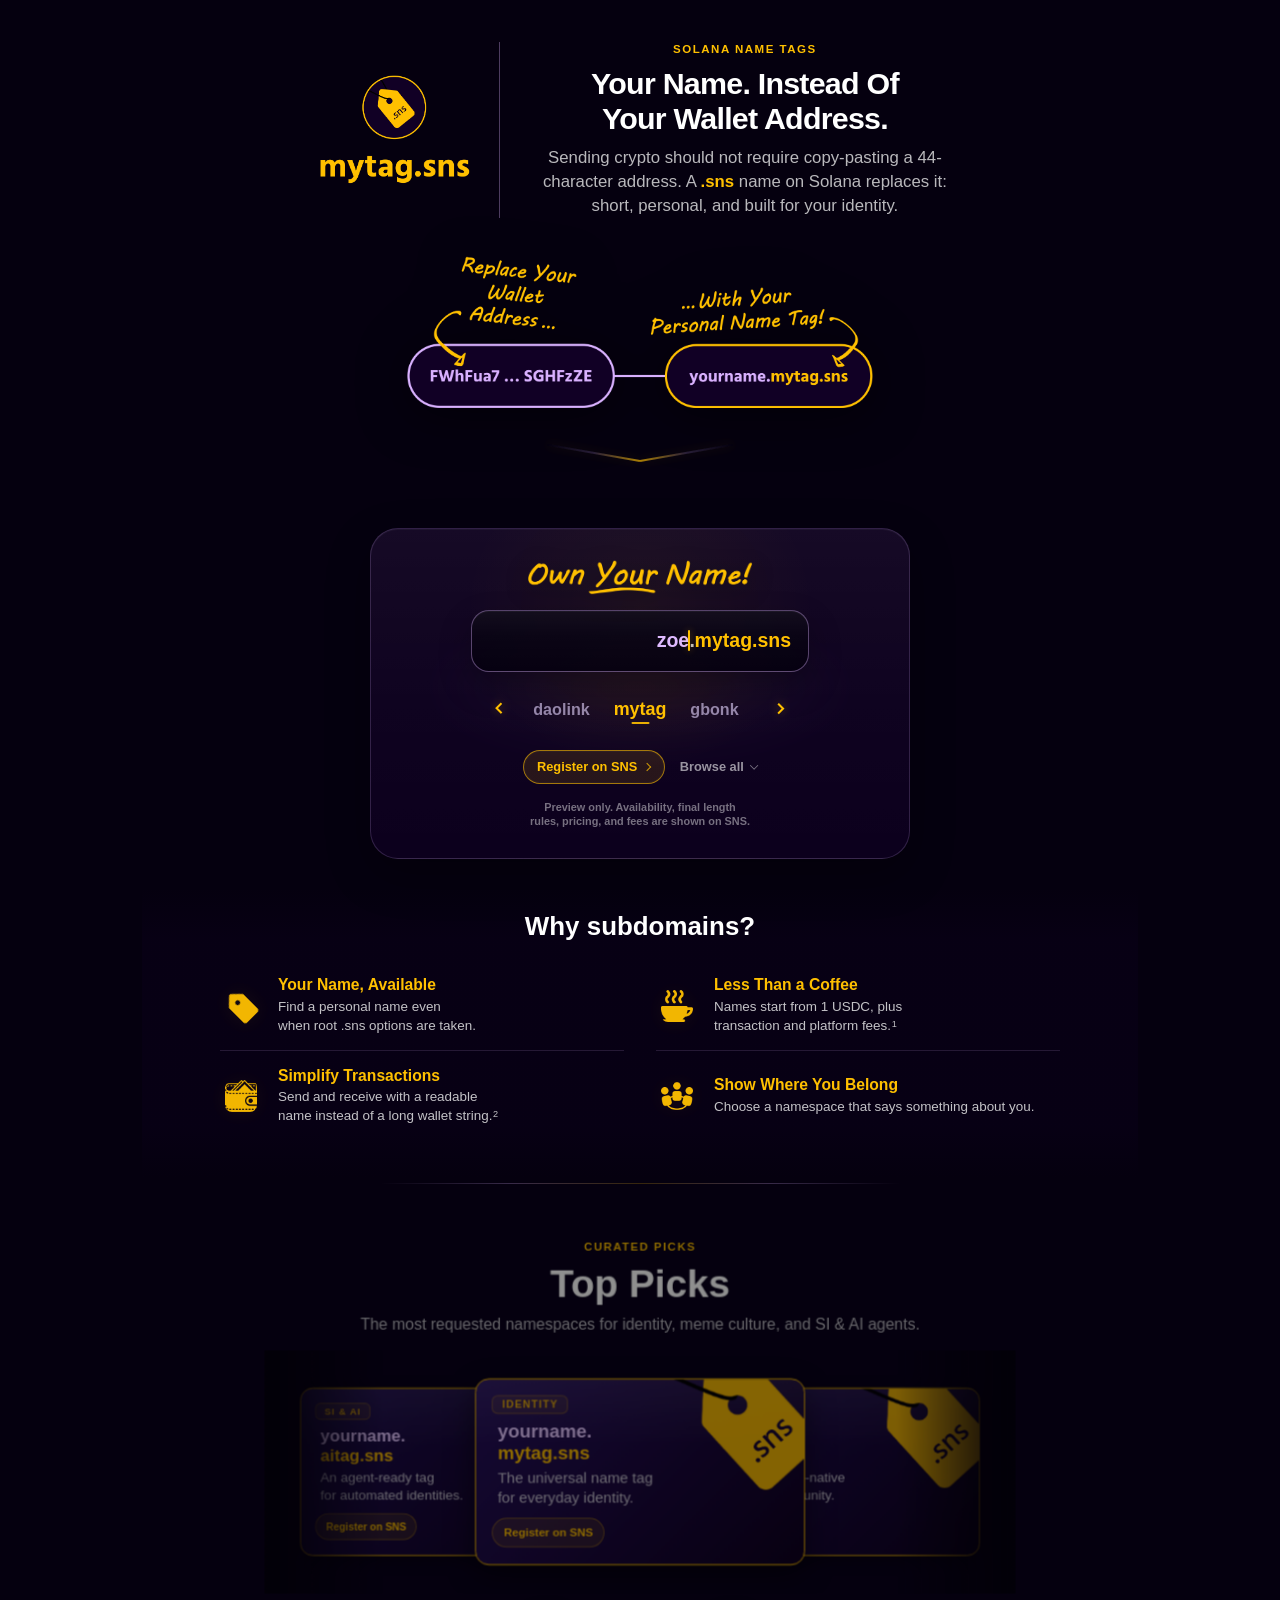
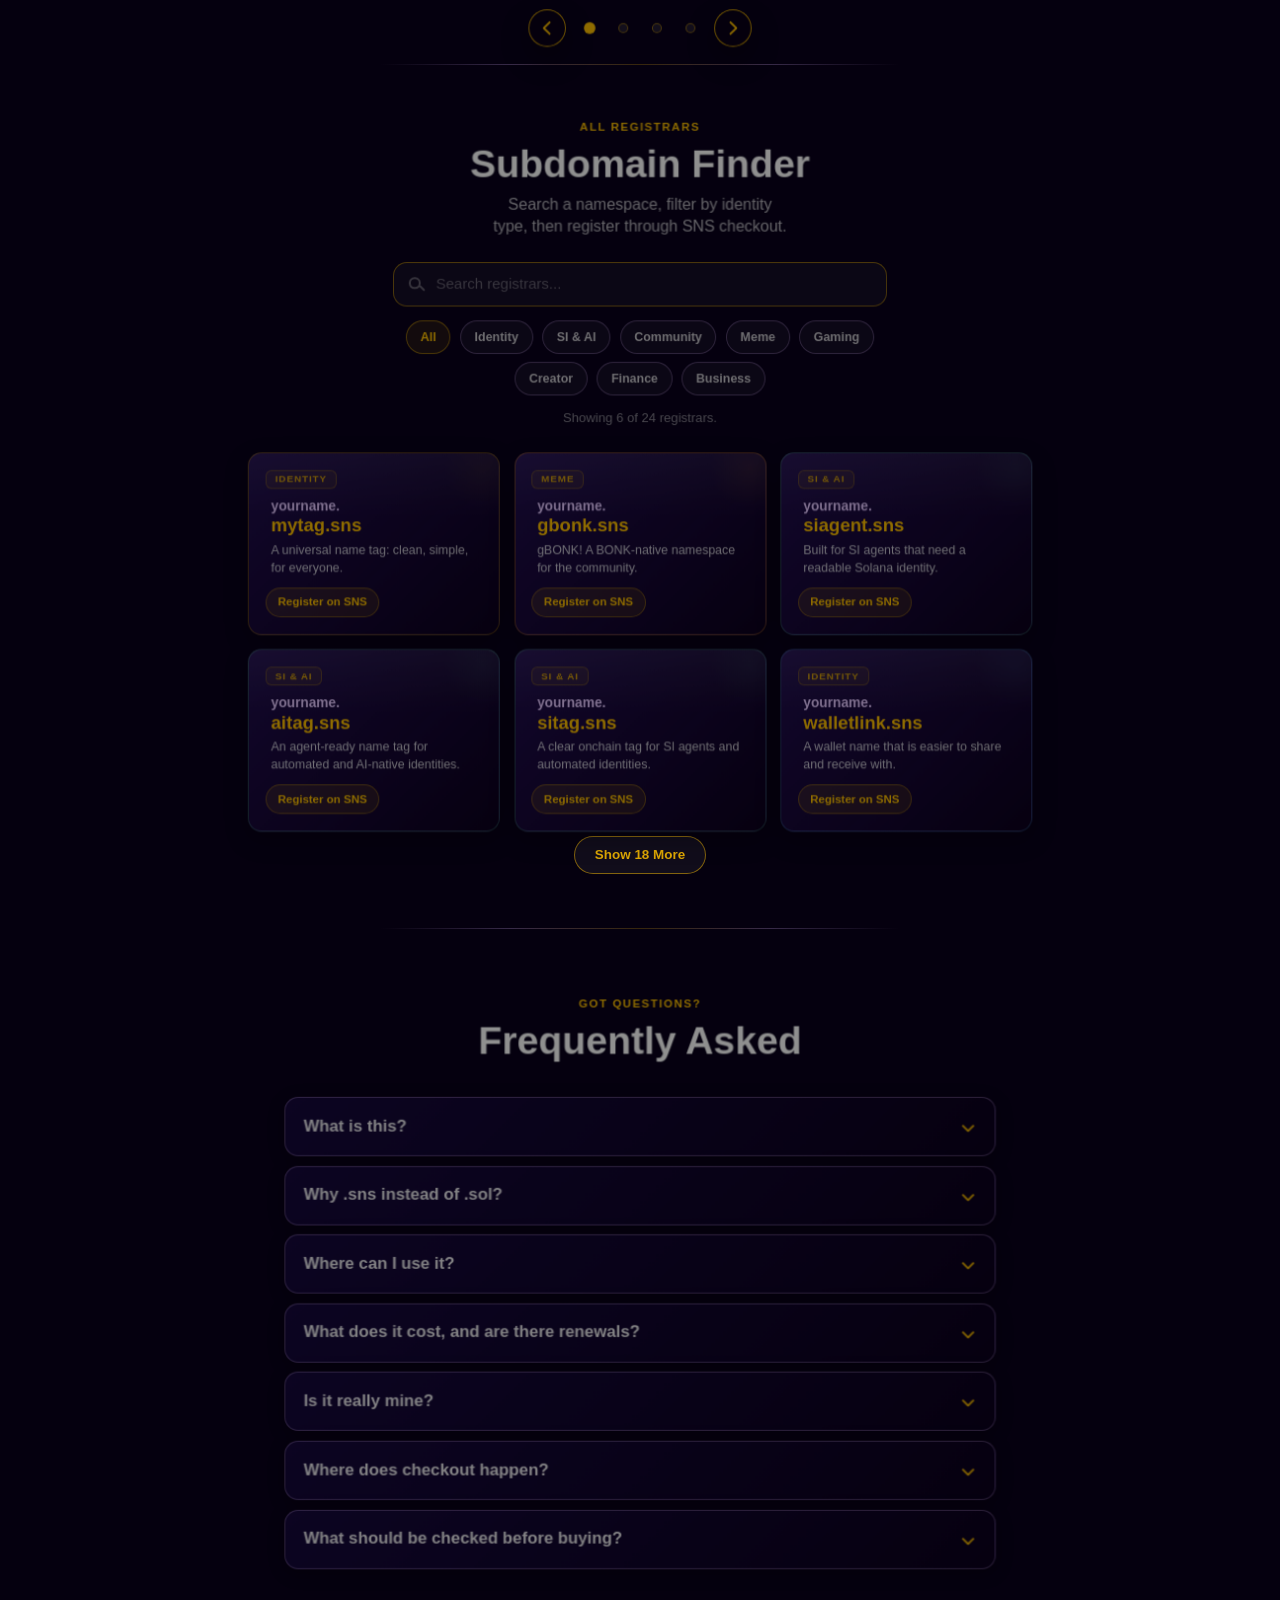
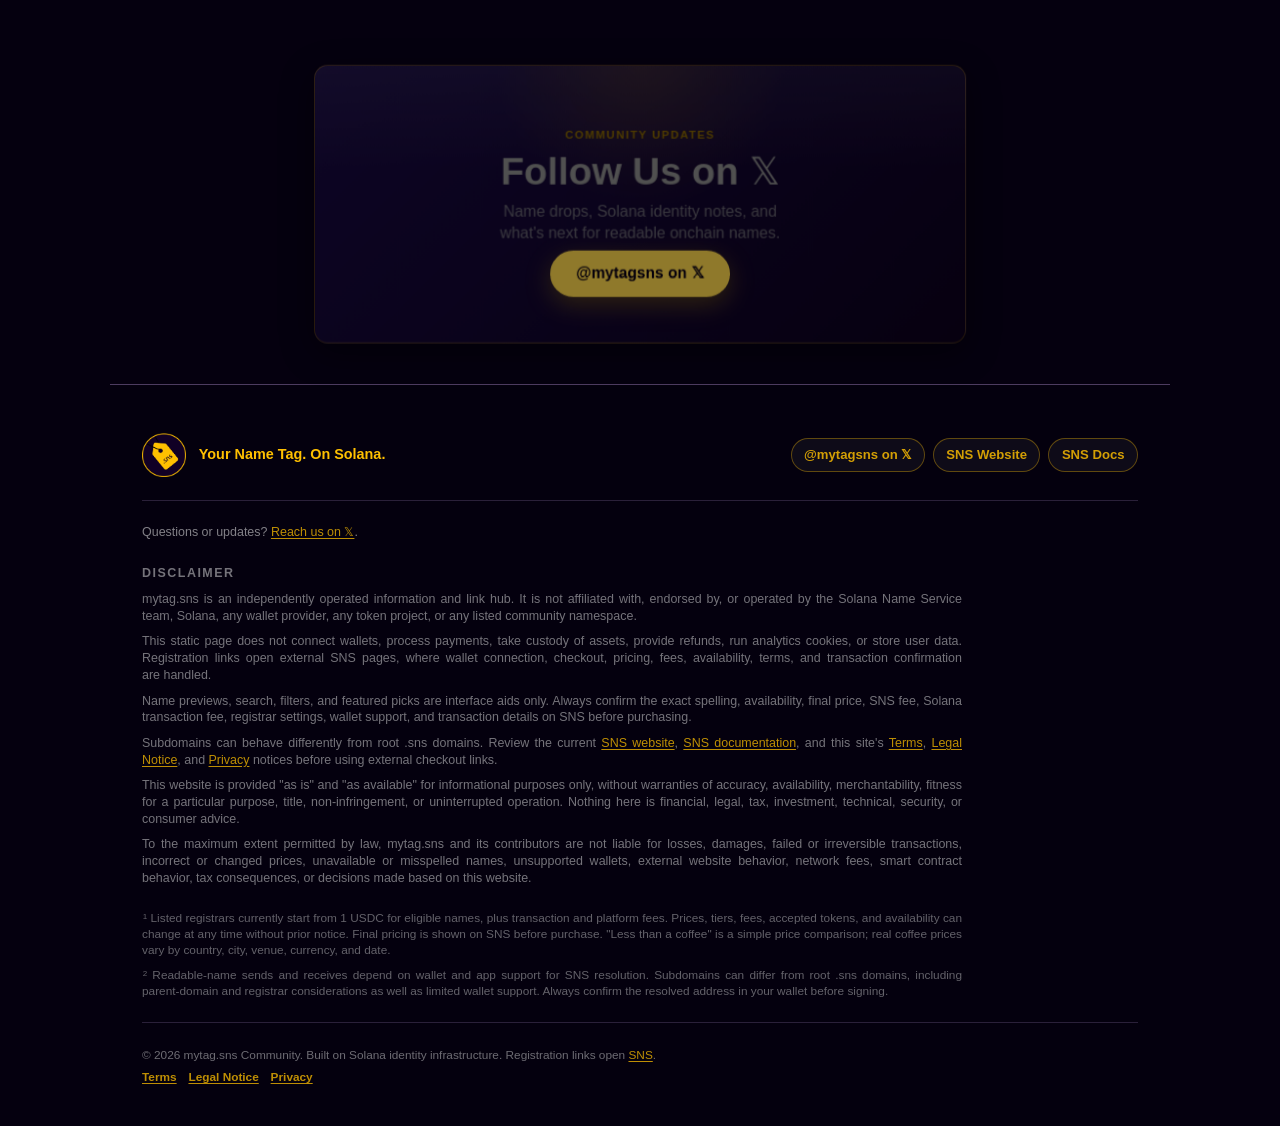
<file: index.html>
<!doctype html>
<!--
	File: index.html
	Description: Static landing page for the mytag.sns subdomain registrar hub.
	Last modified: 2026-10-11
	Copyright: (c) 2026 mytag.sns Community. All rights reserved.
-->
<html class="no-js" lang="en-US">
<head>
	<meta charset="UTF-8" />
	<meta name="viewport" content="width=device-width, initial-scale=1.0" />
	<meta name="description" content="Claim a readable Solana name tag through independent subdomain registrars such as mytag.sns, gbonk.sns, siagent.sns, and aitag.sns." />
	<meta name="theme-color" content="#05000f" />
	<meta name="color-scheme" content="dark" />
	<link rel="icon" type="image/png" href="assets/img/logo.png?v=e8947b3d" />
	<link rel="apple-touch-icon" href="assets/img/logo.png?v=e8947b3d" />
	<link rel="canonical" href="https://mytags.sol.site/" />

	<meta property="og:type" content="website" />
	<meta property="og:locale" content="en_US" />
	<meta property="og:url" content="https://mytags.sol.site/" />
	<meta property="og:title" content="mytag.sns | Your Name. Instead Of Your Wallet Address." />
	<meta property="og:description" content="Claim a readable Solana name tag through independent subdomain registrars such as mytag.sns, gbonk.sns, siagent.sns, and aitag.sns." />
	<meta property="og:image" content="https://mytags.sol.site/assets/img/og-share-1200.png" />
	<meta property="og:image:secure_url" content="https://mytags.sol.site/assets/img/og-share-1200.png" />
	<meta property="og:image:type" content="image/png" />
	<meta property="og:image:width" content="1200" />
	<meta property="og:image:height" content="630" />
	<meta property="og:image:alt" content="A wallet address changing into a readable mytag.sns name tag." />
	<meta property="og:site_name" content="mytag.sns" />

	<meta name="twitter:card" content="summary_large_image" />
	<meta name="twitter:domain" content="mytags.sol.site" />
	<meta name="twitter:url" content="https://mytags.sol.site/" />
	<meta name="twitter:site" content="@mytagsns" />
	<meta name="twitter:title" content="mytag.sns | Your Name. Instead Of Your Wallet Address." />
	<meta name="twitter:description" content="Claim a readable Solana name tag through independent subdomain registrars such as mytag.sns, gbonk.sns, siagent.sns, and aitag.sns." />
	<meta name="twitter:image" content="https://mytags.sol.site/assets/img/og-share-1200.png" />
	<meta name="twitter:image:alt" content="A wallet address changing into a readable mytag.sns name tag." />

	<title>mytag.sns | Your Name. Instead Of Your Wallet Address.</title>

	<script>document.documentElement.className = document.documentElement.className.replace("no-js", "js");</script>

	<link rel="stylesheet" href="assets/css/00-global.css?v=73dacd56" />
	<link rel="stylesheet" href="assets/css/01-hero.css?v=5eee357f" />
	<link rel="stylesheet" href="assets/css/02-top-picks.css?v=7228f10e" />
	<link rel="stylesheet" href="assets/css/03-browser-section.css?v=f7ba4626" />
	<link rel="stylesheet" href="assets/css/04-faq.css?v=8c7f12e0" />
	<link rel="stylesheet" href="assets/css/05-x-section.css?v=0307da19" />
	<link rel="stylesheet" href="assets/css/06-footer.css?v=1e0edeb0" />
	<noscript>
		<style>
			.hero-name-options,
			.top-picks-controls,
			.js-only {
				display: none !important;
			}

			.hero-name-input-row {
				cursor: default !important;
				width: min(100%, 338px) !important;
				max-width: 338px !important;
			}

			.hero-name-input-wrap {
				flex: 1 1 auto !important;
				min-width: 0 !important;
				max-width: none !important;
			}

			.hero-name-input[readonly] {
				pointer-events: none !important;
				text-align: right !important;
			}

			.hero-name-suffix {
				width: auto !important;
				max-width: none !important;
			}

			.hero-name-options-fallback {
				--picker-active-width: 42% !important;
				--picker-near-left: 22% !important;
				--picker-near-right: 78% !important;
				--picker-near-width: 24% !important;
				width: min(100%, 338px) !important;
				max-width: 338px !important;
			}

			.hero-name-options-fallback::before,
			.hero-name-options-fallback::after {
				display: none !important;
			}

			.hero-input-caret {
				display: none !important;
			}

			.top-picks-carousel {
				display: grid !important;
				grid-template-columns: 1fr !important;
				gap: 0.85rem !important;
				min-height: 0 !important;
				overflow: visible !important;
			}

			.top-picks-carousel::before,
			.top-picks-carousel::after {
				display: none !important;
			}

			.domain-card {
				--tag-clearance: 0 !important;
				position: relative !important;
				left: auto !important;
				top: auto !important;
				grid-template-columns: 1fr !important;
				grid-template-rows: auto auto auto auto !important;
				justify-items: center !important;
				width: min(100%, 342px) !important;
				max-width: 342px !important;
				min-height: 0 !important;
				height: 100% !important;
				margin: 0 auto !important;
				padding: 1rem 1rem 1.06rem !important;
				text-align: center !important;
				opacity: 1 !important;
				transform: none !important;
			}

			.domain-card::before,
			.domain-card::after {
				display: none !important;
			}

			.domain-card.active {
				border-color: #FFC000 !important;
				box-shadow: var(--shadow-card) !important;
				background:
					linear-gradient(180deg, rgba(255, 255, 255, 0.045), transparent 34%),
					linear-gradient(135deg, rgba(31, 14, 82, 0.76), rgba(14, 0, 31, 0.72)) !important;
			}

			.card-topline,
			.domain-name,
			.domain-card p {
				max-width: 100% !important;
			}

			.card-topline {
				justify-content: center !important;
			}

			.domain-name {
				align-items: center !important;
			}

			.domain-card p {
				grid-column: auto !important;
				grid-row: auto !important;
				align-self: auto !important;
				margin-right: auto !important;
				margin-left: auto !important;
			}

			.card-cta {
				grid-column: auto !important;
				grid-row: auto !important;
				justify-self: center !important;
			}

			.domain-card:first-child {
				border-color: #FFC000 !important;
				box-shadow: var(--shadow-card-hover) !important;
				background:
					linear-gradient(180deg, rgba(255, 255, 255, 0.055), transparent 34%),
					linear-gradient(135deg, rgba(31, 14, 82, 1), rgba(14, 0, 31, 0.98)) !important;
			}

			.faq-a,
			.faq-a[hidden] {
				display: block !important;
				max-height: none !important;
				visibility: visible !important;
			}

			.faq-chevron {
				display: none !important;
			}

			.faq-q {
				cursor: default !important;
				pointer-events: none !important;
			}

			.browser-more-wrap {
				display: none !important;
			}

			@media (min-width: 760px) {
				.top-picks-carousel {
					grid-template-columns: repeat(2, minmax(0, 342px)) !important;
					justify-content: center !important;
					align-items: stretch !important;
				}
			}
		</style>
	</noscript>
</head>
<body>
	<div class="compat-notice" role="status">
		<p class="notice-title">Limited Experience</p>
		<p class="notice-body"><span>JavaScript is off.</span><span>Previews and filters are simplified. Links still work.</span></p>
	</div>

	<main>
		<!-- Hero: Introduces the name tag idea before the registrar list. -->
		<section class="hero-section reveal-section is-visible" aria-labelledby="hero-title">
			<div class="hero-header">
				<img class="image-logo" src="assets/img/logo-with-name.png?v=d179058e" alt="mytag.sns" width="210" height="154" loading="eager" decoding="async" />
				<div class="hero-intro">
					<p class="intro-kicker">Solana name tags</p>
					<h1 id="hero-title" class="intro-headline">Your Name. Instead Of Your Wallet Address.</h1>
					<p class="intro-body">Sending crypto should not require copy-pasting a 44-character address. A <span class="intro-sns">.sns</span> name on Solana replaces it: short, personal, and built for your identity.</p>
				</div>
			</div>

			<div class="hero-explainer">
				<img class="explainer-img" src="assets/img/explainer.png?v=e83d8729" alt="A wallet address changing into a readable mytag.sns name tag." width="480" height="152" loading="eager" decoding="async" />
			</div>
			<a class="hero-scroll-cue hero-scroll-cue--intro" href="#hero-name-tool" aria-label="Scroll to name preview"></a>

			<div class="hero-stage" aria-label="Solana name tag preview">
				<div id="hero-name-tool" class="hero-name-tool">
					<div class="slogan-wrapper">
						<img class="handwritten-slogan" src="assets/img/slogan.png?v=b19a328f" alt="Own Your Name!" width="226" height="37" loading="eager" decoding="async" />
					</div>

					<div class="hero-name-shell">
						<div class="hero-name-input-row">
							<button id="hero-name-clear" class="hero-name-clear" type="button" aria-label="Clear preview name"><span aria-hidden="true"></span></button>
							<span class="hero-name-input-wrap">
								<span id="hero-name-preview" class="hero-name-preview" aria-hidden="true">yourname</span>
								<input id="hero-name-input" class="hero-name-input" type="text" value="yourname" maxlength="16" pattern="(?!.*--)[a-z0-9](?:[a-z0-9-]{0,14}[a-z0-9])?" autocomplete="off" autocapitalize="none" inputmode="text" spellcheck="false" title="Demo preview: use up to 16 lowercase letters, numbers, and single hyphens. SNS checkout shows the final .sns subdomain length limit and registrar rules." aria-label="Name before the dot" aria-describedby="hero-name-status" readonly tabindex="-1" />
							</span>
							<span class="hero-input-caret" aria-hidden="true"></span>
							<span class="hero-name-dot" aria-hidden="true">.</span>
							<span id="hero-name-suffix" class="hero-name-suffix"><span class="suffix-card is-current">mytag.sns</span></span>
						</div>
						<p id="hero-name-status" class="sr-only" aria-live="polite">Demo preview: use up to 16 lowercase letters, numbers, and single hyphens. SNS checkout shows the final .sns subdomain length limit and registrar rules.</p>
						<p id="hero-name-feedback" class="hero-name-feedback" aria-hidden="true"></p>
						<div class="hero-name-options" role="group" aria-label="Choose preview namespace">
							<button class="hero-name-option active" type="button" data-suffix="mytag.sns" data-url="https://v1.sns.id/sub-registrar/mytag" data-position="0" aria-pressed="true">mytag</button>
							<button class="hero-name-option" type="button" data-suffix="gbonk.sns" data-url="https://v1.sns.id/sub-registrar/gbonk" data-position="2" aria-pressed="false">gbonk</button>
							<button class="hero-name-option" type="button" data-suffix="siagent.sns" data-url="https://v1.sns.id/sub-registrar/siagent" data-position="3" aria-pressed="false">siagent</button>
							<button class="hero-name-option" type="button" data-suffix="aitag.sns" data-url="https://v1.sns.id/sub-registrar/aitag" data-position="3" aria-pressed="false">aitag</button>
							<button class="hero-name-option" type="button" data-suffix="sitag.sns" data-url="https://v1.sns.id/sub-registrar/sitag" data-position="3" aria-pressed="false">sitag</button>
							<button class="hero-name-option" type="button" data-suffix="walletlink.sns" data-url="https://v1.sns.id/sub-registrar/walletlink" data-position="3" aria-pressed="false">walletlink</button>
							<button class="hero-name-option" type="button" data-suffix="mystory.sns" data-url="https://v1.sns.id/sub-registrar/mystory" data-position="3" aria-pressed="false">mystory</button>
							<button class="hero-name-option" type="button" data-suffix="snsclub.sns" data-url="https://v1.sns.id/sub-registrar/snsclub" data-position="3" aria-pressed="false">snsclub</button>
							<button class="hero-name-option" type="button" data-suffix="gen-z.sns" data-url="https://v1.sns.id/sub-registrar/gen-z" data-position="3" aria-pressed="false">gen-z</button>
							<button class="hero-name-option" type="button" data-suffix="ogclub.sns" data-url="https://v1.sns.id/sub-registrar/ogclub" data-position="3" aria-pressed="false">ogclub</button>
							<button class="hero-name-option" type="button" data-suffix="ogwallet.sns" data-url="https://v1.sns.id/sub-registrar/ogwallet" data-position="3" aria-pressed="false">ogwallet</button>
							<button class="hero-name-option" type="button" data-suffix="fames.sns" data-url="https://v1.sns.id/sub-registrar/fames" data-position="3" aria-pressed="false">fames</button>
							<button class="hero-name-option" type="button" data-suffix="gametag.sns" data-url="https://v1.sns.id/sub-registrar/gametag" data-position="3" aria-pressed="false">gametag</button>
							<button class="hero-name-option" type="button" data-suffix="playverse.sns" data-url="https://v1.sns.id/sub-registrar/playverse" data-position="3" aria-pressed="false">playverse</button>
							<button class="hero-name-option" type="button" data-suffix="bonktag.sns" data-url="https://v1.sns.id/sub-registrar/bonktag" data-position="3" aria-pressed="false">bonktag</button>
							<button class="hero-name-option" type="button" data-suffix="bonkog.sns" data-url="https://v1.sns.id/sub-registrar/bonkog" data-position="3" aria-pressed="false">bonkog</button>
							<button class="hero-name-option" type="button" data-suffix="memecoinape.sns" data-url="https://v1.sns.id/sub-registrar/memecoinape" data-position="3" aria-pressed="false">memecoinape</button>
							<button class="hero-name-option" type="button" data-suffix="artistlink.sns" data-url="https://v1.sns.id/sub-registrar/artistlink" data-position="3" aria-pressed="false">artistlink</button>
							<button class="hero-name-option" type="button" data-suffix="creatorhub.sns" data-url="https://v1.sns.id/sub-registrar/creatorhub" data-position="3" aria-pressed="false">creatorhub</button>
							<button class="hero-name-option" type="button" data-suffix="aicreator.sns" data-url="https://v1.sns.id/sub-registrar/aicreator" data-position="3" aria-pressed="false">aicreator</button>
							<button class="hero-name-option" type="button" data-suffix="assetlink.sns" data-url="https://v1.sns.id/sub-registrar/assetlink" data-position="3" aria-pressed="false">assetlink</button>
							<button class="hero-name-option" type="button" data-suffix="businesslink.sns" data-url="https://v1.sns.id/sub-registrar/businesslink" data-position="3" aria-pressed="false">businesslink</button>
							<button class="hero-name-option" type="button" data-suffix="startuphub.sns" data-url="https://v1.sns.id/sub-registrar/startuphub" data-position="3" aria-pressed="false">startuphub</button>
							<button class="hero-name-option" type="button" data-suffix="daolink.sns" data-url="https://v1.sns.id/sub-registrar/daolink" data-position="-1" aria-pressed="false">daolink</button>
						</div>
							<noscript>
							<div class="hero-name-options-fallback" aria-label="Registrar links">
								<a class="hero-name-option-fallback is-active" href="https://v1.sns.id/sub-registrar/mytag" target="_blank" rel="noopener noreferrer">mytag</a>
								<a class="hero-name-option-fallback is-next" href="https://v1.sns.id/sub-registrar/gbonk" target="_blank" rel="noopener noreferrer">gbonk</a>
								<a class="hero-name-option-fallback is-far-left" href="https://v1.sns.id/sub-registrar/siagent" target="_blank" rel="noopener noreferrer">siagent</a>
								<a class="hero-name-option-fallback is-far" href="https://v1.sns.id/sub-registrar/aitag" target="_blank" rel="noopener noreferrer">aitag</a>
							</div>
							</noscript>
						<div class="hero-tool-actions">
							<a id="hero-register-link" class="hero-tool-primary" href="https://v1.sns.id/sub-registrar/mytag" target="_blank" rel="noopener noreferrer">Register on SNS</a>
							<a class="hero-tool-secondary" href="#registrar-browser">Browse all</a>
						</div>
						<p class="hero-demo-note">Preview only. Availability, final length rules, pricing, and fees are shown on SNS.</p>
					</div>
				</div>
				<a class="hero-scroll-cue hero-scroll-cue--next" href="#why-subdomains" aria-label="Scroll to benefits"></a>
			</div>

			<div id="why-subdomains" class="benefits-panel" aria-label="Benefits of subdomains">
				<div class="benefits-header">
					<h2 class="benefits-title">Why subdomains?</h2>
				</div>
				<div class="benefits-grid">
					<div class="benefit-pill">
						<img class="bp-icon-img bp-icon-rotate" src="assets/img/benefits/tag.png?v=7ab88226" alt="" aria-hidden="true" width="32" height="32" />
						<div class="bp-text">
							<strong>Your Name, Available</strong>
							<span>Find a personal name even when root .sns options are taken.</span>
						</div>
					</div>
					<div class="benefit-pill">
						<img class="bp-icon-img" src="assets/img/benefits/cup.png?v=8163182a" alt="" aria-hidden="true" width="32" height="32" />
						<div class="bp-text">
							<strong>Less Than a Coffee</strong>
							<span>Names start from 1 USDC, plus transaction and platform fees.<sup>1</sup></span>
						</div>
					</div>
					<div class="benefit-pill">
						<img class="bp-icon-img" src="assets/img/benefits/wallet.png?v=d376b765" alt="" aria-hidden="true" width="32" height="32" />
						<div class="bp-text">
							<strong>Simplify Transactions</strong>
							<span>Send and receive with a readable name instead of a long wallet string.<sup>2</sup></span>
						</div>
					</div>
					<div class="benefit-pill">
						<img class="bp-icon-img" src="assets/img/benefits/community.png?v=a616d231" alt="" aria-hidden="true" width="32" height="32" />
						<div class="bp-text">
							<strong>Show Where You Belong</strong>
							<span>Choose a namespace that says something about you.</span>
						</div>
					</div>
				</div>
			</div>
		</section>

		<div class="section-divider" aria-hidden="true"></div>

		<!-- Top picks: Highlights selected registrar options before the full list. -->
		<section class="domains-section reveal-section" aria-labelledby="top-picks-title">
			<div class="section-header">
				<p class="section-eyebrow">Curated picks</p>
				<h2 id="top-picks-title" class="section-headline">Top Picks</h2>
				<p class="section-subline">The most requested namespaces for identity, meme culture, and SI &amp; AI agents.</p>
			</div>

			<div class="top-picks-carousel" aria-label="Featured registrar picks">
				<a class="domain-card active" href="https://v1.sns.id/sub-registrar/mytag" target="_blank" rel="noopener noreferrer" data-theme="identity" aria-label="Register a mytag.sns subdomain">
					<div class="card-topline"><span class="card-badge">Identity</span></div>
					<div class="domain-name"><span>yourname.</span><strong>mytag.sns</strong></div>
					<p><span>The universal name tag</span><span>for everyday identity.</span></p>
					<span class="card-cta">Register on SNS</span>
				</a>

				<a class="domain-card" href="https://v1.sns.id/sub-registrar/gbonk" target="_blank" rel="noopener noreferrer" data-theme="meme" aria-label="Register a gbonk.sns subdomain">
					<div class="card-topline"><span class="card-badge">Meme</span></div>
					<div class="domain-name"><span>yourname.</span><strong>gbonk.sns</strong></div>
					<p><span>gBONK! A BONK-native tag</span><span>for the community.</span></p>
					<span class="card-cta">Register on SNS</span>
				</a>

				<a class="domain-card" href="https://v1.sns.id/sub-registrar/siagent" target="_blank" rel="noopener noreferrer" data-theme="si-ai" aria-label="Register a siagent.sns subdomain">
					<div class="card-topline"><span class="card-badge">SI &amp; AI</span></div>
					<div class="domain-name"><span>yourname.</span><strong>siagent.sns</strong></div>
					<p><span>Built for SI agents</span><span>that need a readable name.</span></p>
					<span class="card-cta">Register on SNS</span>
				</a>

				<a class="domain-card" href="https://v1.sns.id/sub-registrar/aitag" target="_blank" rel="noopener noreferrer" data-theme="si-ai" aria-label="Register an aitag.sns subdomain">
					<div class="card-topline"><span class="card-badge">SI &amp; AI</span></div>
					<div class="domain-name"><span>yourname.</span><strong>aitag.sns</strong></div>
					<p><span>An agent-ready tag</span><span>for automated identities.</span></p>
					<span class="card-cta">Register on SNS</span>
				</a>
			</div>

			<div class="top-picks-controls" aria-label="Select featured registrar">
				<button class="top-picks-arrow top-picks-arrow--prev" type="button" aria-label="Show previous top pick"></button>
				<div class="top-picks-dots">
					<button class="top-pick-dot active" type="button" aria-label="Show mytag.sns" data-pick-index="0"></button>
					<button class="top-pick-dot" type="button" aria-label="Show gbonk.sns" data-pick-index="1"></button>
					<button class="top-pick-dot" type="button" aria-label="Show siagent.sns" data-pick-index="2"></button>
					<button class="top-pick-dot" type="button" aria-label="Show aitag.sns" data-pick-index="3"></button>
				</div>
				<button class="top-picks-arrow top-picks-arrow--next" type="button" aria-label="Show next top pick"></button>
			</div>
		</section>

		<div class="section-divider" aria-hidden="true"></div>

		<!-- Registrar browser: Search and filter all listed registrar links. -->
		<section id="registrar-browser" class="browser-section reveal-section" aria-labelledby="browser-title">
			<div class="section-header">
				<p class="section-eyebrow">All registrars</p>
				<h2 id="browser-title" class="section-headline">Subdomain Finder</h2>
				<p class="section-subline">Search a namespace, filter by identity type, then register through SNS checkout.</p>
			</div>

			<div class="js-only" id="browser-controls">
				<div class="browser-search-wrap">
					<span class="bsw-icon" aria-hidden="true"></span>
					<input id="domain-search" class="browser-search" type="search" placeholder="Search registrars..." autocomplete="off" spellcheck="false" aria-label="Search registrars" />
					<button class="bsw-clear" id="search-clear" type="button" aria-label="Clear search" hidden>Clear</button>
				</div>

				<div class="browser-filters" role="group" aria-label="Filter by category">
					<button class="filter-pill active" type="button" data-filter="all">All</button>
					<button class="filter-pill" type="button" data-filter="identity">Identity</button>
					<button class="filter-pill" type="button" data-filter="si-ai">SI &amp; AI</button>
					<button class="filter-pill" type="button" data-filter="community">Community</button>
					<button class="filter-pill" type="button" data-filter="meme">Meme</button>
					<button class="filter-pill" type="button" data-filter="gaming">Gaming</button>
					<button class="filter-pill" type="button" data-filter="creator">Creator</button>
					<button class="filter-pill" type="button" data-filter="finance">Finance</button>
					<button class="filter-pill" type="button" data-filter="business">Business</button>
				</div>

				<p class="browser-count" id="browser-count" aria-live="polite"></p>
			</div>

			<div class="browser-grid" id="browser-grid" aria-live="polite">
				<a class="bc" href="https://v1.sns.id/sub-registrar/mytag" target="_blank" rel="noopener noreferrer" data-cat="identity" data-name="mytag"><span class="bc-badge">Identity</span><div class="bc-name"><span>yourname.</span><strong>mytag.sns</strong></div><p>A universal name tag: clean, simple, for everyone.</p><span class="bc-cta">Register on SNS</span></a>
				<a class="bc" href="https://v1.sns.id/sub-registrar/walletlink" target="_blank" rel="noopener noreferrer" data-cat="identity finance" data-name="walletlink"><span class="bc-badge">Identity</span><div class="bc-name"><span>yourname.</span><strong>walletlink.sns</strong></div><p>A wallet name that is easier to share and receive with.</p><span class="bc-cta">Register on SNS</span></a>
				<a class="bc" href="https://v1.sns.id/sub-registrar/mystory" target="_blank" rel="noopener noreferrer" data-cat="identity creator" data-name="mystory"><span class="bc-badge">Identity</span><div class="bc-name"><span>yourname.</span><strong>mystory.sns</strong></div><p>A personal name for your story on Solana.</p><span class="bc-cta">Register on SNS</span></a>
				<a class="bc" href="https://v1.sns.id/sub-registrar/sitag" target="_blank" rel="noopener noreferrer" data-cat="si-ai" data-name="sitag"><span class="bc-badge">SI &amp; AI</span><div class="bc-name"><span>yourname.</span><strong>sitag.sns</strong></div><p>A clear onchain tag for SI agents and automated identities.</p><span class="bc-cta">Register on SNS</span></a>
				<a class="bc" href="https://v1.sns.id/sub-registrar/siagent" target="_blank" rel="noopener noreferrer" data-cat="si-ai" data-name="siagent"><span class="bc-badge">SI &amp; AI</span><div class="bc-name"><span>yourname.</span><strong>siagent.sns</strong></div><p>Built for SI agents that need a readable Solana identity.</p><span class="bc-cta">Register on SNS</span></a>
				<a class="bc" href="https://v1.sns.id/sub-registrar/aitag" target="_blank" rel="noopener noreferrer" data-cat="si-ai" data-name="aitag"><span class="bc-badge">SI &amp; AI</span><div class="bc-name"><span>yourname.</span><strong>aitag.sns</strong></div><p>An agent-ready name tag for automated and AI-native identities.</p><span class="bc-cta">Register on SNS</span></a>
				<a class="bc" href="https://v1.sns.id/sub-registrar/aicreator" target="_blank" rel="noopener noreferrer" data-cat="si-ai creator" data-name="aicreator"><span class="bc-badge">SI &amp; AI</span><div class="bc-name"><span>yourname.</span><strong>aicreator.sns</strong></div><p>For creators and builders shipping with SI and AI tools.</p><span class="bc-cta">Register on SNS</span></a>
				<a class="bc" href="https://v1.sns.id/sub-registrar/snsclub" target="_blank" rel="noopener noreferrer" data-cat="community" data-name="snsclub"><span class="bc-badge">Community</span><div class="bc-name"><span>yourname.</span><strong>snsclub.sns</strong></div><p>For SNS believers. Show your roots onchain.</p><span class="bc-cta">Register on SNS</span></a>
				<a class="bc" href="https://v1.sns.id/sub-registrar/gen-z" target="_blank" rel="noopener noreferrer" data-cat="community" data-name="gen-z"><span class="bc-badge">Community</span><div class="bc-name"><span>yourname.</span><strong>gen-z.sns</strong></div><p>For the generation that grew up online. Claim your spot.</p><span class="bc-cta">Register on SNS</span></a>
				<a class="bc" href="https://v1.sns.id/sub-registrar/ogclub" target="_blank" rel="noopener noreferrer" data-cat="community" data-name="ogclub"><span class="bc-badge">Community</span><div class="bc-name"><span>yourname.</span><strong>ogclub.sns</strong></div><p>An OG club name for early believers.</p><span class="bc-cta">Register on SNS</span></a>
				<a class="bc" href="https://v1.sns.id/sub-registrar/ogwallet" target="_blank" rel="noopener noreferrer" data-cat="community identity" data-name="ogwallet"><span class="bc-badge">Community</span><div class="bc-name"><span>yourname.</span><strong>ogwallet.sns</strong></div><p>A wallet tag with an OG signal.</p><span class="bc-cta">Register on SNS</span></a>
				<a class="bc" href="https://v1.sns.id/sub-registrar/fames" target="_blank" rel="noopener noreferrer" data-cat="community creator" data-name="fames"><span class="bc-badge">Community</span><div class="bc-name"><span>yourname.</span><strong>fames.sns</strong></div><p>A standout name for people building a reputation.</p><span class="bc-cta">Register on SNS</span></a>
				<a class="bc" href="https://v1.sns.id/sub-registrar/bonktag" target="_blank" rel="noopener noreferrer" data-cat="meme" data-name="bonktag"><span class="bc-badge">Meme</span><div class="bc-name"><span>yourname.</span><strong>bonktag.sns</strong></div><p>Your BONK identity. Simple, loud, unmistakable.</p><span class="bc-cta">Register on SNS</span></a>
				<a class="bc" href="https://v1.sns.id/sub-registrar/bonkog" target="_blank" rel="noopener noreferrer" data-cat="meme community" data-name="bonkog"><span class="bc-badge">Meme</span><div class="bc-name"><span>yourname.</span><strong>bonkog.sns</strong></div><p>BONK OG energy, carried onchain.</p><span class="bc-cta">Register on SNS</span></a>
				<a class="bc" href="https://v1.sns.id/sub-registrar/gbonk" target="_blank" rel="noopener noreferrer" data-cat="meme community" data-name="gbonk"><span class="bc-badge">Meme</span><div class="bc-name"><span>yourname.</span><strong>gbonk.sns</strong></div><p>gBONK! A BONK-native namespace for the community.</p><span class="bc-cta">Register on SNS</span></a>
				<a class="bc" href="https://v1.sns.id/sub-registrar/memecoinape" target="_blank" rel="noopener noreferrer" data-cat="meme" data-name="memecoinape"><span class="bc-badge">Meme</span><div class="bc-name"><span>yourname.</span><strong>memecoinape.sns</strong></div><p>Proud meme coin degen? Put it onchain. No apologies.</p><span class="bc-cta">Register on SNS</span></a>
				<a class="bc" href="https://v1.sns.id/sub-registrar/gametag" target="_blank" rel="noopener noreferrer" data-cat="gaming identity" data-name="gametag"><span class="bc-badge">Gaming</span><div class="bc-name"><span>yourname.</span><strong>gametag.sns</strong></div><p>Your gamer tag, now onchain.</p><span class="bc-cta">Register on SNS</span></a>
				<a class="bc" href="https://v1.sns.id/sub-registrar/playverse" target="_blank" rel="noopener noreferrer" data-cat="gaming" data-name="playverse"><span class="bc-badge">Gaming</span><div class="bc-name"><span>yourname.</span><strong>playverse.sns</strong></div><p>A play-ready name for gamers and game worlds.</p><span class="bc-cta">Register on SNS</span></a>
				<a class="bc" href="https://v1.sns.id/sub-registrar/artistlink" target="_blank" rel="noopener noreferrer" data-cat="creator" data-name="artistlink"><span class="bc-badge">Creator</span><div class="bc-name"><span>yourname.</span><strong>artistlink.sns</strong></div><p>Your art, your name, your link. The creator's onchain home.</p><span class="bc-cta">Register on SNS</span></a>
				<a class="bc" href="https://v1.sns.id/sub-registrar/creatorhub" target="_blank" rel="noopener noreferrer" data-cat="creator" data-name="creatorhub"><span class="bc-badge">Creator</span><div class="bc-name"><span>yourname.</span><strong>creatorhub.sns</strong></div><p>The hub for creators building in public on Solana.</p><span class="bc-cta">Register on SNS</span></a>
				<a class="bc" href="https://v1.sns.id/sub-registrar/assetlink" target="_blank" rel="noopener noreferrer" data-cat="finance" data-name="assetlink"><span class="bc-badge">Finance</span><div class="bc-name"><span>yourname.</span><strong>assetlink.sns</strong></div><p>One clean name for onchain assets.</p><span class="bc-cta">Register on SNS</span></a>
				<a class="bc" href="https://v1.sns.id/sub-registrar/businesslink" target="_blank" rel="noopener noreferrer" data-cat="business" data-name="businesslink"><span class="bc-badge">Business</span><div class="bc-name"><span>yourname.</span><strong>businesslink.sns</strong></div><p>Professional, onchain. Your business identity on Solana.</p><span class="bc-cta">Register on SNS</span></a>
				<a class="bc" href="https://v1.sns.id/sub-registrar/startuphub" target="_blank" rel="noopener noreferrer" data-cat="business" data-name="startuphub"><span class="bc-badge">Business</span><div class="bc-name"><span>yourname.</span><strong>startuphub.sns</strong></div><p>For founders moving fast. Your startup's onchain address.</p><span class="bc-cta">Register on SNS</span></a>
				<a class="bc" href="https://v1.sns.id/sub-registrar/daolink" target="_blank" rel="noopener noreferrer" data-cat="business community" data-name="daolink"><span class="bc-badge">Business</span><div class="bc-name"><span>yourname.</span><strong>daolink.sns</strong></div><p>For DAOs and governance contributors. Onchain, on the record.</p><span class="bc-cta">Register on SNS</span></a>
			</div>

			<p class="browser-empty" id="browser-empty" hidden>No registrars match your search.</p>

			<div id="browser-more-wrap" class="browser-more-wrap">
				<button id="browser-more-btn" class="browser-more-btn" type="button">Show More</button>
				<button id="browser-less-btn" class="browser-more-btn" type="button">Show Less</button>
			</div>
		</section>

		<div class="section-divider" aria-hidden="true"></div>

		<!-- FAQ: Key purchase, support, and protocol questions. -->
		<section class="faq-section reveal-section" aria-labelledby="faq-title">
			<div class="section-header section-header--center">
				<p class="section-eyebrow">Got questions?</p>
				<h2 id="faq-title" class="section-headline">Frequently Asked</h2>
			</div>

			<div class="faq-list" id="faq-list">
				<div class="faq-item">
					<button class="faq-q" type="button" aria-expanded="false">
						<span>What is this?</span>
						<span class="faq-chevron" aria-hidden="true"></span>
					</button>
					<div class="faq-a">
						<p>A .sns subdomain is a readable Solana Name Service name under an existing .sns domain, such as <strong>yourname.mytag.sns</strong>. It can point to onchain data, especially a Solana wallet address, so compatible apps can use a name instead of a long public key. Names are first come, first served within each namespace.</p>
					</div>
				</div>

				<div class="faq-item">
					<button class="faq-q" type="button" aria-expanded="false">
						<span>Why .sns instead of .sol?</span>
						<span class="faq-chevron" aria-hidden="true"></span>
					</button>
					<div class="faq-a">
						<p>SNS upgraded its naming system. Existing domains and sub-registrars now display as <strong>.sns</strong>, while keeping ownership, records, and subdomain settings. Eligible holders may also receive a matching new .sol domain later under a separate registry. For payments and identity today, use the .sns name shown in updated wallets and apps. See the <a href="https://www.sns.id/blog/domain-upgrade" target="_blank" rel="noopener noreferrer">SNS domain upgrade guide</a>.</p>
					</div>
				</div>

				<div class="faq-item">
					<button class="faq-q" type="button" aria-expanded="false">
						<span>Where can I use it?</span>
						<span class="faq-chevron" aria-hidden="true"></span>
					</button>
					<div class="faq-a">
						<p>SNS names are built for payments, profiles, identity, and dApps across Solana. The official integration list includes widely used wallets and explorers such as Phantom, Solflare, Backpack, Trust Wallet, Solscan, and more. Support can differ by app, and subdomain support may differ from root .sns names, so test the exact name before relying on it for payments. See the <a href="https://docs.sns.id/collection/list-of-integrations" target="_blank" rel="noopener noreferrer">SNS integration list</a> and <a href="https://docs.sns.id/collection/solana-name-service/using-sns" target="_blank" rel="noopener noreferrer">SNS usage docs</a>.</p>
					</div>
				</div>

				<div class="faq-item">
					<button class="faq-q" type="button" aria-expanded="false">
						<span>What does it cost, and are there renewals?</span>
						<span class="faq-chevron" aria-hidden="true"></span>
					</button>
					<div class="faq-a">
						<p>Listed registrars currently start from <strong>1 USDC</strong> for eligible names, plus transaction and platform fees. Some registrars may use length-based or namespace-specific pricing. Registrations are currently presented as one-time purchases with no annual renewal flow, but pricing, tiers, fees, and registrar settings can change. Always confirm the final amount on <a href="https://sns.id" target="_blank" rel="noopener noreferrer">sns.id</a> before purchasing.</p>
					</div>
				</div>

				<div class="faq-item">
					<button class="faq-q" type="button" aria-expanded="false">
						<span>Is it really mine?</span>
						<span class="faq-chevron" aria-hidden="true"></span>
					</button>
					<div class="faq-a">
						<p>After checkout, the subdomain is assigned to your wallet as an onchain SNS subdomain. Where supported, it can be used, transferred, and updated through SNS-compatible tooling. It is not the same as buying a root .sns domain: parent-domain and registrar rules still matter, and wallet support can be limited. The spelling is fixed, so if you want a different name or namespace later, register another one.</p>
					</div>
				</div>

				<div class="faq-item">
					<button class="faq-q" type="button" aria-expanded="false">
						<span>Where does checkout happen?</span>
						<span class="faq-chevron" aria-hidden="true"></span>
					</button>
					<div class="faq-a">
						<p>Every registration link opens an external <a href="https://sns.id" target="_blank" rel="noopener noreferrer">Solana Name Service</a> page. Wallet connection, checkout, terms, and transaction confirmation happen there, not on this page.</p>
					</div>
				</div>

				<div class="faq-item">
					<button class="faq-q" type="button" aria-expanded="false">
						<span>What should be checked before buying?</span>
						<span class="faq-chevron" aria-hidden="true"></span>
					</button>
					<div class="faq-a">
						<p>Before purchasing, verify the exact spelling, availability, final price, SNS fee, Solana transaction fee, allowed characters, registrar settings, wallet or app support, and subdomain limitations on SNS. mytag.sns is an independent information and link hub, not an official SNS, Solana, wallet, or token-project website. Use the <a href="https://docs.sns.id/dev/sns-sdk/subdomains" target="_blank" rel="noopener noreferrer">SNS subdomain docs</a> for protocol details.</p>
					</div>
				</div>
			</div>
		</section>

		<!-- Social CTA: Community link without wallet interaction. -->
		<section class="social-section reveal-section" aria-labelledby="social-title">
			<div class="social-inner">
				<div class="section-header section-header--center">
					<p class="section-eyebrow">Community updates</p>
					<h2 id="social-title" class="section-headline">Follow Us on &#120143;</h2>
					<p class="section-subline">Name drops, Solana identity notes, and what's next for readable onchain names.</p>
				</div>
				<a class="social-btn" href="https://x.com/mytagsns" target="_blank" rel="noopener noreferrer">@mytagsns on &#120143;</a>
			</div>
		</section>
	</main>

	<!-- Footer: Legal context and external reference links. -->
	<footer class="site-footer">
		<div class="footer-inner">
			<div class="footer-brand">
				<img class="footer-logo" src="assets/img/logo.png?v=e8947b3d" alt="mytag.sns logo" width="44" height="44" loading="lazy" decoding="async" />
				<p class="footer-tagline">Your Name Tag. On Solana.</p>
			</div>

			<nav class="footer-actions" aria-label="Footer actions">
				<a class="footer-action" href="https://x.com/mytagsns" target="_blank" rel="noopener noreferrer">@mytagsns on &#120143;</a>
				<a class="footer-action" href="https://sns.id" target="_blank" rel="noopener noreferrer">SNS Website</a>
				<a class="footer-action" href="https://docs.sns.id/collection/" target="_blank" rel="noopener noreferrer">SNS Docs</a>
			</nav>
		</div>

		<div class="footer-divider"></div>

		<p class="footer-contact">Questions or updates? <a href="https://x.com/mytagsns" target="_blank" rel="noopener noreferrer">Reach us on &#120143;</a>.</p>

		<div class="footer-disclaimer">
			<p class="footer-disclaimer-label">Disclaimer</p>
			<p>mytag.sns is an independently operated information and link hub. It is not affiliated with, endorsed by, or operated by the Solana Name Service team, Solana, any wallet provider, any token project, or any listed community namespace.</p>
			<p>This static page does not connect wallets, process payments, take custody of assets, provide refunds, run analytics cookies, or store user data. Registration links open external SNS pages, where wallet connection, checkout, pricing, fees, availability, terms, and transaction confirmation are handled.</p>
			<p>Name previews, search, filters, and featured picks are interface aids only. Always confirm the exact spelling, availability, final price, SNS fee, Solana transaction fee, registrar settings, wallet support, and transaction details on SNS before purchasing.</p>
			<p>Subdomains can behave differently from root .sns domains. Review the current <a href="https://sns.id" target="_blank" rel="noopener noreferrer">SNS website</a>, <a href="https://docs.sns.id/collection/" target="_blank" rel="noopener noreferrer">SNS documentation</a>, and this site's <a href="terms.html">Terms</a>, <a href="legal.html">Legal Notice</a>, and <a href="privacy.html">Privacy</a> notices before using external checkout links.</p>
			<p>This website is provided "as is" and "as available" for informational purposes only, without warranties of accuracy, availability, merchantability, fitness for a particular purpose, title, non-infringement, or uninterrupted operation. Nothing here is financial, legal, tax, investment, technical, security, or consumer advice.</p>
			<p>To the maximum extent permitted by law, mytag.sns and its contributors are not liable for losses, damages, failed or irreversible transactions, incorrect or changed prices, unavailable or misspelled names, unsupported wallets, external website behavior, network fees, smart contract behavior, tax consequences, or decisions made based on this website.</p>
		</div>

		<div class="footer-footnotes">
			<p><sup>1</sup> Listed registrars currently start from 1 USDC for eligible names, plus transaction and platform fees. Prices, tiers, fees, accepted tokens, and availability can change at any time without prior notice. Final pricing is shown on SNS before purchase. "Less than a coffee" is a simple price comparison; real coffee prices vary by country, city, venue, currency, and date.</p>
			<p><sup>2</sup> Readable-name sends and receives depend on wallet and app support for SNS resolution. Subdomains can differ from root .sns domains, including parent-domain and registrar considerations as well as limited wallet support. Always confirm the resolved address in your wallet before signing.</p>
		</div>

		<div class="footer-divider-sm"></div>

		<div class="footer-bottom">
			<span>&copy; 2026 mytag.sns Community. Built on Solana identity infrastructure. Registration links open <a href="https://sns.id" target="_blank" rel="noopener noreferrer">SNS</a>.</span>
			<nav class="footer-legal-links" aria-label="Legal links">
				<a class="footer-legal-link" href="terms.html">Terms</a>
				<a class="footer-legal-link" href="legal.html">Legal Notice</a>
				<a class="footer-legal-link" href="privacy.html">Privacy</a>
			</nav>
		</div>
	</footer>

	<script src="assets/js/01-hero.js?v=7bfc84a3"></script>
	<script src="assets/js/02-top-picks.js?v=db8a7ca5"></script>
	<script src="assets/js/03-browser-section.js?v=a3bcd760"></script>
	<script src="assets/js/04-faq.js?v=b31f7fda"></script>
	<script src="assets/js/05-section-effects.js?v=fda4466b"></script>
</body>
</html>
</file>
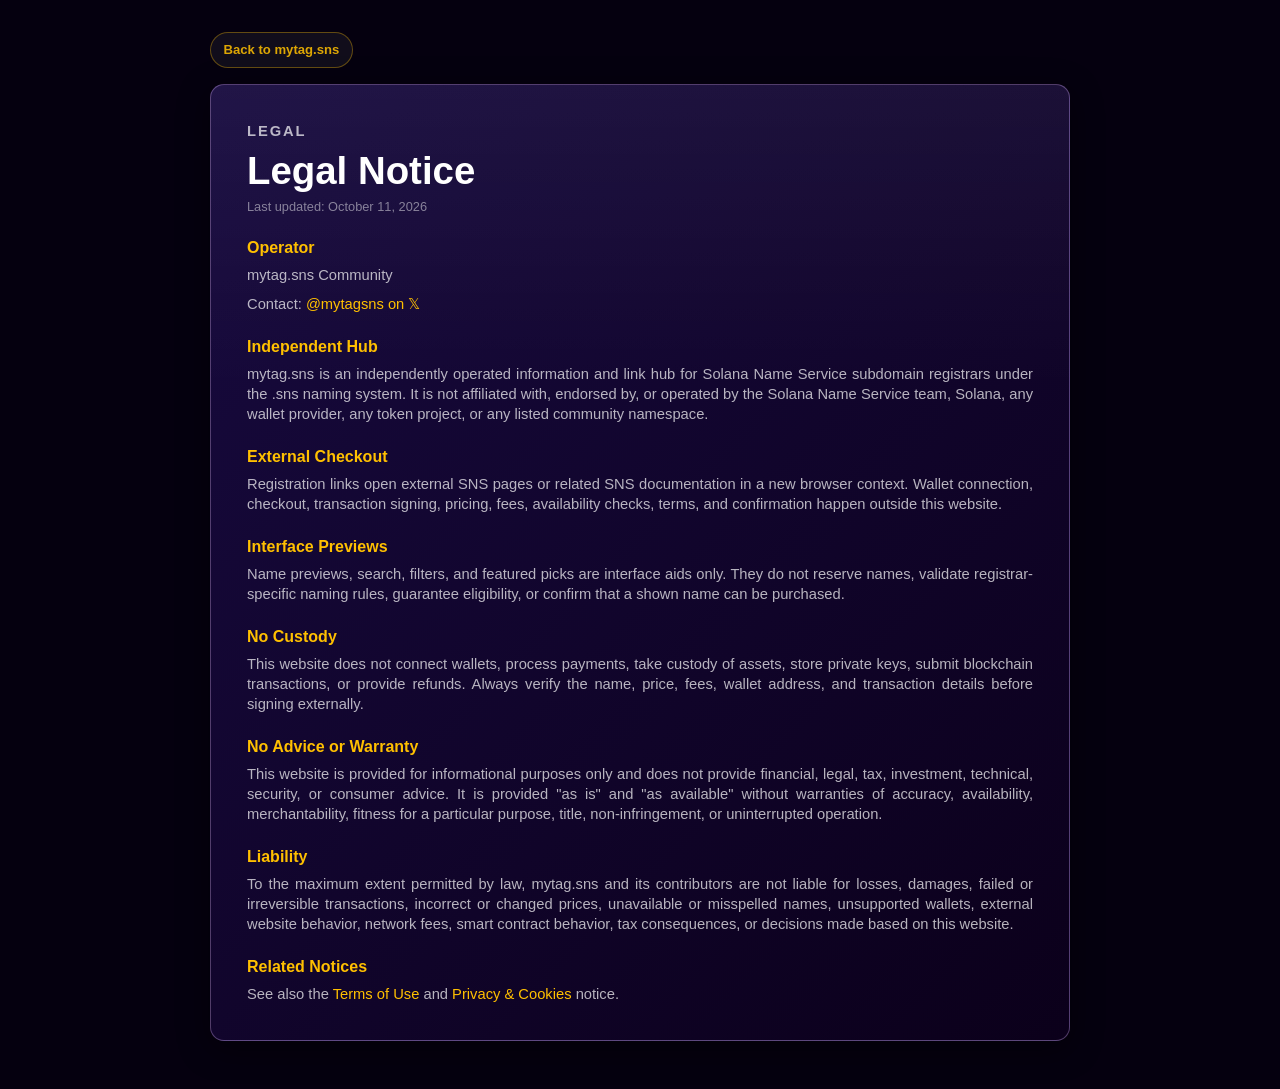
<file: legal.html>
<!doctype html>
<!--
	File: legal.html
	Description: Legal notice for the mytag.sns subdomain registrar hub.
	Last modified: 2026-10-11
	Copyright: (c) 2026 mytag.sns Community. All rights reserved.
-->
<html lang="en-US">
<head>
	<meta charset="UTF-8" />
	<meta name="viewport" content="width=device-width, initial-scale=1.0" />
	<meta name="description" content="Legal notice for the independent mytag.sns subdomain registrar hub." />
	<meta name="theme-color" content="#05000f" />
	<meta name="color-scheme" content="dark" />
	<link rel="icon" type="image/png" href="assets/img/logo.png?v=e8947b3d" />
	<link rel="apple-touch-icon" href="assets/img/logo.png?v=e8947b3d" />
	<title>Legal Notice | mytag.sns</title>
	<link rel="stylesheet" href="assets/css/00-global.css?v=73dacd56" />
</head>
<body>
	<main class="legal-main">
		<a class="legal-back" href="/">Back to mytag.sns</a>
		<section class="legal-card" aria-labelledby="legal-title">
			<p class="section-eyebrow">Legal</p>
			<h1 id="legal-title">Legal Notice</h1>
			<p class="legal-updated">Last updated: October 11, 2026</p>

			<h2>Operator</h2>
			<p>mytag.sns Community</p>
			<p>Contact: <a href="https://x.com/mytagsns" target="_blank" rel="noopener noreferrer">@mytagsns on &#120143;</a></p>

			<h2>Independent Hub</h2>
			<p>mytag.sns is an independently operated information and link hub for Solana Name Service subdomain registrars under the .sns naming system. It is not affiliated with, endorsed by, or operated by the Solana Name Service team, Solana, any wallet provider, any token project, or any listed community namespace.</p>

			<h2>External Checkout</h2>
			<p>Registration links open external SNS pages or related SNS documentation in a new browser context. Wallet connection, checkout, transaction signing, pricing, fees, availability checks, terms, and confirmation happen outside this website.</p>

			<h2>Interface Previews</h2>
			<p>Name previews, search, filters, and featured picks are interface aids only. They do not reserve names, validate registrar-specific naming rules, guarantee eligibility, or confirm that a shown name can be purchased.</p>

			<h2>No Custody</h2>
			<p>This website does not connect wallets, process payments, take custody of assets, store private keys, submit blockchain transactions, or provide refunds. Always verify the name, price, fees, wallet address, and transaction details before signing externally.</p>

			<h2>No Advice or Warranty</h2>
			<p>This website is provided for informational purposes only and does not provide financial, legal, tax, investment, technical, security, or consumer advice. It is provided "as is" and "as available" without warranties of accuracy, availability, merchantability, fitness for a particular purpose, title, non-infringement, or uninterrupted operation.</p>

			<h2>Liability</h2>
			<p>To the maximum extent permitted by law, mytag.sns and its contributors are not liable for losses, damages, failed or irreversible transactions, incorrect or changed prices, unavailable or misspelled names, unsupported wallets, external website behavior, network fees, smart contract behavior, tax consequences, or decisions made based on this website.</p>

			<h2>Related Notices</h2>
			<p>See also the <a href="terms.html">Terms of Use</a> and <a href="privacy.html">Privacy &amp; Cookies</a> notice.</p>
		</section>
	</main>
</body>
</html>
</file>
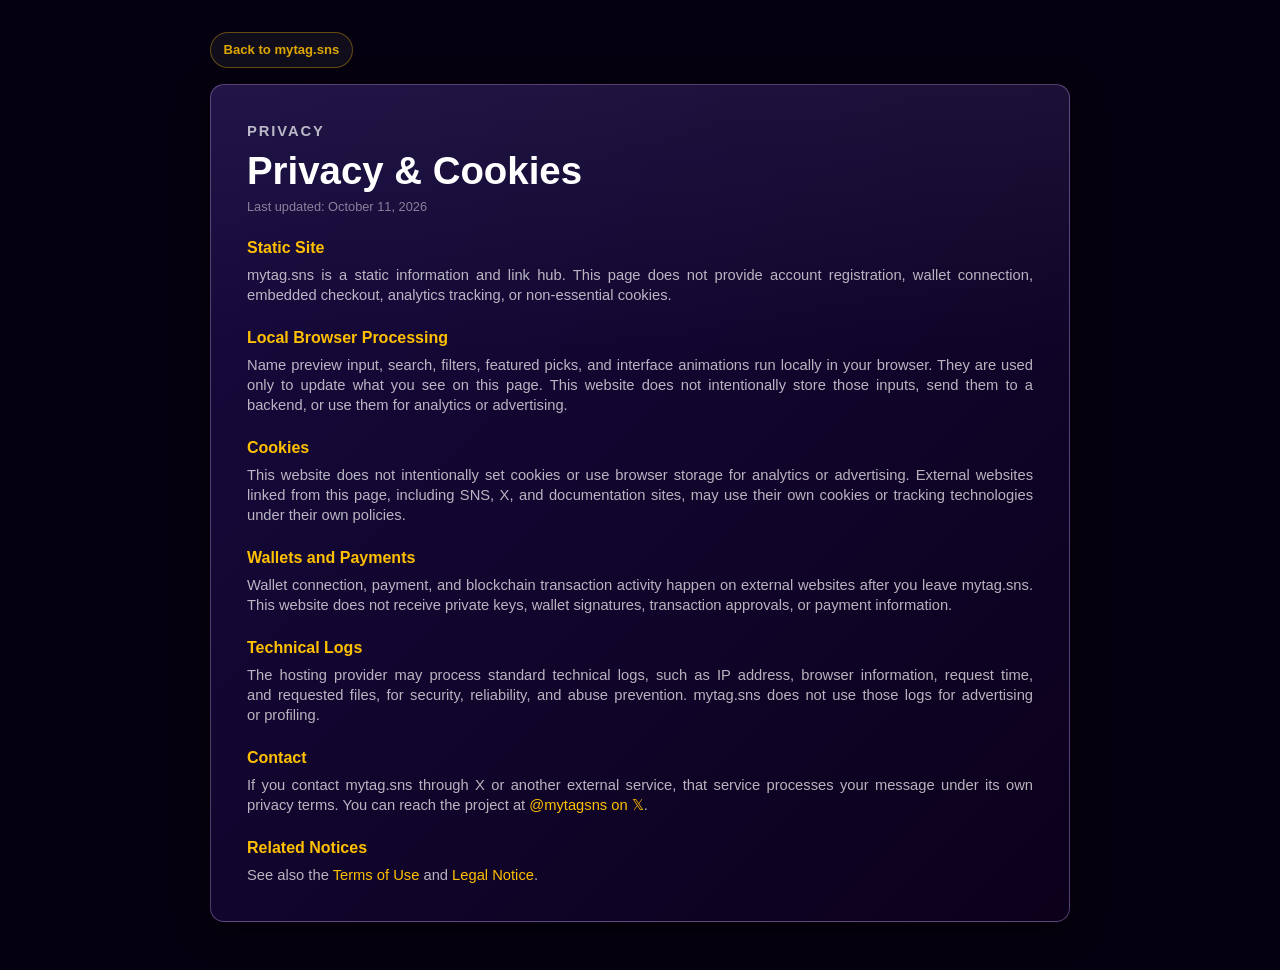
<file: privacy.html>
<!doctype html>
<!--
	File: privacy.html
	Description: Privacy and cookie notice for the mytag.sns subdomain registrar hub.
	Last modified: 2026-10-11
	Copyright: (c) 2026 mytag.sns Community. All rights reserved.
-->
<html lang="en-US">
<head>
	<meta charset="UTF-8" />
	<meta name="viewport" content="width=device-width, initial-scale=1.0" />
	<meta name="description" content="Privacy and cookie notice for the independent mytag.sns subdomain registrar hub." />
	<meta name="theme-color" content="#05000f" />
	<meta name="color-scheme" content="dark" />
	<link rel="icon" type="image/png" href="assets/img/logo.png?v=e8947b3d" />
	<link rel="apple-touch-icon" href="assets/img/logo.png?v=e8947b3d" />
	<title>Privacy &amp; Cookies | mytag.sns</title>
	<link rel="stylesheet" href="assets/css/00-global.css?v=73dacd56" />
</head>
<body>
	<main class="legal-main">
		<a class="legal-back" href="/">Back to mytag.sns</a>
		<section class="legal-card" aria-labelledby="privacy-title">
			<p class="section-eyebrow">Privacy</p>
			<h1 id="privacy-title">Privacy &amp; Cookies</h1>
			<p class="legal-updated">Last updated: October 11, 2026</p>

			<h2>Static Site</h2>
			<p>mytag.sns is a static information and link hub. This page does not provide account registration, wallet connection, embedded checkout, analytics tracking, or non-essential cookies.</p>

			<h2>Local Browser Processing</h2>
			<p>Name preview input, search, filters, featured picks, and interface animations run locally in your browser. They are used only to update what you see on this page. This website does not intentionally store those inputs, send them to a backend, or use them for analytics or advertising.</p>

			<h2>Cookies</h2>
			<p>This website does not intentionally set cookies or use browser storage for analytics or advertising. External websites linked from this page, including SNS, X, and documentation sites, may use their own cookies or tracking technologies under their own policies.</p>

			<h2>Wallets and Payments</h2>
			<p>Wallet connection, payment, and blockchain transaction activity happen on external websites after you leave mytag.sns. This website does not receive private keys, wallet signatures, transaction approvals, or payment information.</p>

			<h2>Technical Logs</h2>
			<p>The hosting provider may process standard technical logs, such as IP address, browser information, request time, and requested files, for security, reliability, and abuse prevention. mytag.sns does not use those logs for advertising or profiling.</p>

			<h2>Contact</h2>
			<p>If you contact mytag.sns through X or another external service, that service processes your message under its own privacy terms. You can reach the project at <a href="https://x.com/mytagsns" target="_blank" rel="noopener noreferrer">@mytagsns on &#120143;</a>.</p>

			<h2>Related Notices</h2>
			<p>See also the <a href="terms.html">Terms of Use</a> and <a href="legal.html">Legal Notice</a>.</p>
		</section>
	</main>
</body>
</html>
</file>
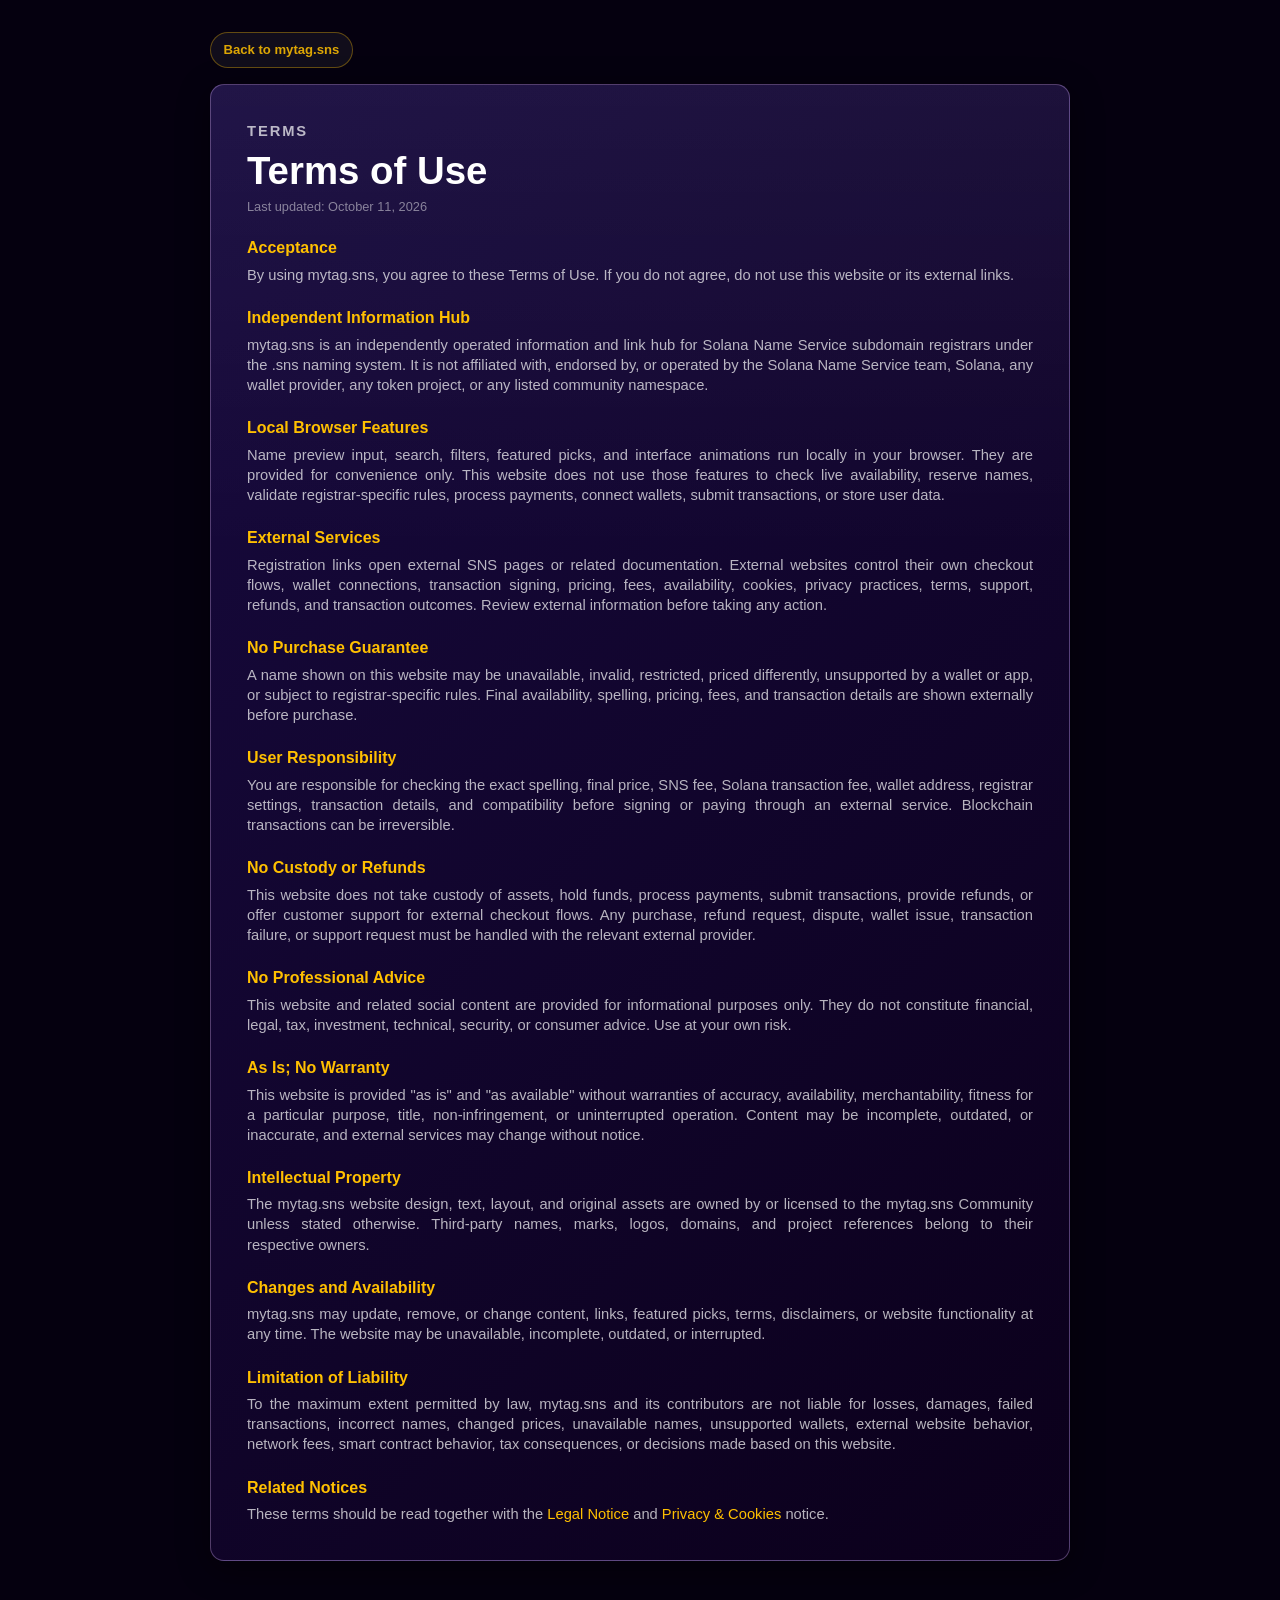
<file: terms.html>
<!doctype html>
<!--
	File: terms.html
	Description: Terms of use for the mytag.sns subdomain registrar hub.
	Last modified: 2026-10-11
	Copyright: (c) 2026 mytag.sns Community. All rights reserved.
-->
<html lang="en-US">
<head>
	<meta charset="UTF-8" />
	<meta name="viewport" content="width=device-width, initial-scale=1.0" />
	<meta name="description" content="Terms of use for the independent mytag.sns subdomain registrar hub." />
	<meta name="theme-color" content="#05000f" />
	<meta name="color-scheme" content="dark" />
	<link rel="icon" type="image/png" href="assets/img/logo.png?v=e8947b3d" />
	<link rel="apple-touch-icon" href="assets/img/logo.png?v=e8947b3d" />
	<title>Terms of Use | mytag.sns</title>
	<link rel="stylesheet" href="assets/css/00-global.css?v=73dacd56" />
</head>
<body>
	<main class="legal-main">
		<a class="legal-back" href="/">Back to mytag.sns</a>
		<section class="legal-card" aria-labelledby="terms-title">
			<p class="section-eyebrow">Terms</p>
			<h1 id="terms-title">Terms of Use</h1>
			<p class="legal-updated">Last updated: October 11, 2026</p>

			<h2>Acceptance</h2>
			<p>By using mytag.sns, you agree to these Terms of Use. If you do not agree, do not use this website or its external links.</p>

			<h2>Independent Information Hub</h2>
			<p>mytag.sns is an independently operated information and link hub for Solana Name Service subdomain registrars under the .sns naming system. It is not affiliated with, endorsed by, or operated by the Solana Name Service team, Solana, any wallet provider, any token project, or any listed community namespace.</p>

			<h2>Local Browser Features</h2>
			<p>Name preview input, search, filters, featured picks, and interface animations run locally in your browser. They are provided for convenience only. This website does not use those features to check live availability, reserve names, validate registrar-specific rules, process payments, connect wallets, submit transactions, or store user data.</p>

			<h2>External Services</h2>
			<p>Registration links open external SNS pages or related documentation. External websites control their own checkout flows, wallet connections, transaction signing, pricing, fees, availability, cookies, privacy practices, terms, support, refunds, and transaction outcomes. Review external information before taking any action.</p>

			<h2>No Purchase Guarantee</h2>
			<p>A name shown on this website may be unavailable, invalid, restricted, priced differently, unsupported by a wallet or app, or subject to registrar-specific rules. Final availability, spelling, pricing, fees, and transaction details are shown externally before purchase.</p>

			<h2>User Responsibility</h2>
			<p>You are responsible for checking the exact spelling, final price, SNS fee, Solana transaction fee, wallet address, registrar settings, transaction details, and compatibility before signing or paying through an external service. Blockchain transactions can be irreversible.</p>

			<h2>No Custody or Refunds</h2>
			<p>This website does not take custody of assets, hold funds, process payments, submit transactions, provide refunds, or offer customer support for external checkout flows. Any purchase, refund request, dispute, wallet issue, transaction failure, or support request must be handled with the relevant external provider.</p>

			<h2>No Professional Advice</h2>
			<p>This website and related social content are provided for informational purposes only. They do not constitute financial, legal, tax, investment, technical, security, or consumer advice. Use at your own risk.</p>

			<h2>As Is; No Warranty</h2>
			<p>This website is provided "as is" and "as available" without warranties of accuracy, availability, merchantability, fitness for a particular purpose, title, non-infringement, or uninterrupted operation. Content may be incomplete, outdated, or inaccurate, and external services may change without notice.</p>

			<h2>Intellectual Property</h2>
			<p>The mytag.sns website design, text, layout, and original assets are owned by or licensed to the mytag.sns Community unless stated otherwise. Third-party names, marks, logos, domains, and project references belong to their respective owners.</p>

			<h2>Changes and Availability</h2>
			<p>mytag.sns may update, remove, or change content, links, featured picks, terms, disclaimers, or website functionality at any time. The website may be unavailable, incomplete, outdated, or interrupted.</p>

			<h2>Limitation of Liability</h2>
			<p>To the maximum extent permitted by law, mytag.sns and its contributors are not liable for losses, damages, failed transactions, incorrect names, changed prices, unavailable names, unsupported wallets, external website behavior, network fees, smart contract behavior, tax consequences, or decisions made based on this website.</p>

			<h2>Related Notices</h2>
			<p>These terms should be read together with the <a href="legal.html">Legal Notice</a> and <a href="privacy.html">Privacy &amp; Cookies</a> notice.</p>
		</section>
	</main>
</body>
</html>
</file>
<file: assets/css/00-global.css>
/*
	File: assets/css/00-global.css
	Description: Shared tokens, reset, typography, layout helpers, and accessibility defaults.
	Last modified: 2026-10-11
	Copyright: (c) 2026 mytag.sns Community. All rights reserved.
*/

:root {
	--color-bg: #05000f;
	--color-surface: #110025;
	--color-surface-2: #1f0e52;
	--color-gold: #FFC000;
	--color-gold-bright: #ffd84d;
	--color-lavender: #d9b1ff;
	--color-text: #ffffff;
	--color-text-muted: rgba(255, 255, 255, 0.72);
	--color-text-faint: rgba(255, 255, 255, 0.5);
	--color-border: rgba(217, 177, 255, 0.34);
	--color-border-strong: rgba(255, 192, 0, 0.48);
	--shadow-card: 0 8px 32px rgba(0, 0, 0, 0.46);
	--shadow-card-hover: 0 14px 42px rgba(0, 0, 0, 0.58);
	--radius-card: 14px;
	--radius-pill: 999px;
	--content-width: 1060px;
	--content-width-wide: 1200px;
	--section-divider-bg: linear-gradient(90deg, transparent, rgba(217, 177, 255, 0.24), rgba(255, 192, 0, 0.2), rgba(217, 177, 255, 0.24), transparent);
	--font-primary: "Hind", "Noto Sans", "Segoe UI", Roboto, "Helvetica Neue", Arial, sans-serif;
	--line-compact: 1.34;
	--line-readable: 1.42;
}

*,
*::before,
*::after {
	box-sizing: border-box;
	margin: 0;
	padding: 0;
	-webkit-tap-highlight-color: transparent;
}

/* Preserve the authored palette in browsers that otherwise auto-adjust dark pages. */
html {
	-webkit-text-size-adjust: 100%;
	text-size-adjust: 100%;
	scroll-behavior: smooth;
	color-scheme: only dark;
}

body {
	min-height: 100vh;
	overflow-x: hidden;
	background: var(--color-bg);
	color: var(--color-text);
	font-family: var(--font-primary);
	line-height: var(--line-compact);
	color-scheme: only dark;
}

main {
	width: 100%;
}

.js .compat-notice {
	display: none;
}

.compat-notice {
	position: relative;
	z-index: 1;
	display: grid;
	grid-template-columns: auto auto minmax(18ch, 1fr);
	align-items: center;
	gap: 0.72rem;
	width: fit-content;
	max-width: min(calc(100% - 1.5rem), 720px);
	min-width: min(100%, 440px);
	min-height: 52px;
	margin: 0.72rem auto 0;
	padding: 0.72rem 1rem;
	border: 1px solid rgba(255, 192, 0, 0.28);
	border-radius: 12px;
	background: rgba(12, 0, 28, 0.88);
	box-shadow: 0 14px 38px rgba(0, 0, 0, 0.34), inset 0 1px 0 rgba(255, 255, 255, 0.06);
	text-align: left;
	backdrop-filter: blur(16px);
}

.compat-notice::before {
	content: "!";
	display: inline-flex;
	align-items: center;
	justify-content: center;
	grid-column: 1;
	width: 1.38rem;
	height: 1.24rem;
	padding-top: 0.14rem;
	background: rgba(255, 192, 0, 0.92);
	clip-path: polygon(50% 0, 100% 100%, 0 100%);
	color: #120018;
	font-size: 0.72rem;
	font-weight: 800;
	line-height: 1;
}

.notice-title {
	grid-column: 2;
	color: var(--color-gold);
	font-size: 0.78rem;
	font-weight: 700;
	letter-spacing: 0.08em;
	line-height: 1.15;
	text-transform: uppercase;
}

.notice-body {
	grid-column: 3;
	min-width: 0;
	color: var(--color-text-muted);
	font-size: 0.78rem;
	line-height: 1.45;
}

.notice-body span,
.sentence-line {
	display: block;
}

.content-fit {
	width: fit-content;
	max-width: 100%;
}

.text-measure {
	max-width: 64ch;
}

.text-measure--compact {
	max-width: 42ch;
}

img {
	display: block;
	max-width: 100%;
	height: auto;
}

a {
	color: var(--color-gold);
	text-decoration: none;
}

a:hover {
	color: var(--color-gold-bright);
}

button,
input {
	font: inherit;
}

button {
	-webkit-appearance: none;
	appearance: none;
	cursor: pointer;
}

/* Trim font-dependent half-leading so control labels center by glyph metrics. */
.legal-back,
.hero-name-option,
.hero-name-option-fallback,
.hero-tool-primary,
.hero-tool-secondary,
.card-cta,
.bsw-clear,
.filter-pill,
.bc-cta,
.browser-more-btn,
.faq-q > span:first-child,
.social-btn,
.footer-action {
	text-box: trim-both cap alphabetic;
}

strong {
	font-weight: 700;
	color: rgba(255, 255, 255, 0.94);
}

.sr-only {
	position: absolute;
	width: 1px;
	height: 1px;
	padding: 0;
	margin: -1px;
	overflow: hidden;
	clip: rect(0, 0, 0, 0);
	white-space: nowrap;
	border: 0;
}

.highlight-sol {
	color: var(--color-gold);
}

.js-only {
	display: none;
	width: 100%;
}

.section-header {
	width: 100%;
	max-width: 560px;
	margin: 0 auto;
	text-align: center;
}

.section-header--center {
	text-align: center;
}

.section-eyebrow {
	margin-bottom: 0.55rem;
	color: var(--color-gold);
	font-size: 0.72rem;
	font-weight: 700;
	letter-spacing: 0.13em;
	line-height: 1.2;
	text-transform: uppercase;
}

.section-headline {
	margin-bottom: 0.55rem;
	color: var(--color-text);
	font-size: clamp(1.65rem, 4vw, 2.45rem);
	font-weight: 700;
	letter-spacing: 0;
	line-height: 1.08;
	text-wrap: balance;
	font-synthesis: none;
}

.section-subline {
	max-width: 46ch;
	margin-right: auto;
	margin-left: auto;
	color: var(--color-text-muted);
	font-size: clamp(0.9rem, 2vw, 1rem);
	line-height: var(--line-readable);
	text-wrap: balance;
}

p,
li,
.intro-body,
.hero-demo-note,
.bc p,
.faq-a p,
.footer-contact,
.footer-disclaimer p,
.footer-footnotes p,
.legal-card p,
.legal-card li {
	text-wrap: pretty;
	hyphens: manual;
	overflow-wrap: break-word;
}

sup {
	position: relative;
	top: -0.38em;
	margin-left: 0.08em;
	font-size: 0.68em;
	line-height: 0;
	vertical-align: baseline;
}

.section-divider {
	width: min(520px, 74%);
	height: 1px;
	margin: 0.4rem auto 0;
	background: var(--section-divider-bg);
}

.legal-main {
	width: min(calc(100% - 2rem), 860px);
	margin: 0 auto;
	padding: 2rem 0 3rem;
}

.legal-back {
	display: inline-flex;
	align-items: center;
	min-height: 36px;
	margin-bottom: 1rem;
	padding: 0.42rem 0.78rem;
	border: 1px solid rgba(255, 192, 0, 0.34);
	border-radius: var(--radius-pill);
	background: rgba(255, 255, 255, 0.05);
	color: rgba(255, 192, 0, 0.86);
	font-size: 0.82rem;
	font-weight: 700;
	text-decoration: none;
}

.legal-card {
	padding: clamp(1.35rem, 4vw, 2.25rem);
	border: 1px solid var(--color-border);
	border-radius: var(--radius-card);
	background:
		linear-gradient(180deg, rgba(255, 255, 255, 0.045), transparent 32%),
		linear-gradient(135deg, rgba(31, 14, 82, 0.72), rgba(14, 0, 31, 0.72));
	box-shadow: var(--shadow-card);
}

.legal-card h1 {
	margin-bottom: 0.35rem;
	color: var(--color-text);
	font-size: clamp(1.8rem, 6vw, 2.4rem);
	line-height: 1.1;
}

.legal-card h2 {
	margin-top: 1.45rem;
	margin-bottom: 0.42rem;
	color: var(--color-gold);
	font-size: 1rem;
	line-height: 1.25;
}

.legal-card p,
.legal-card li {
	color: rgba(255, 255, 255, 0.7);
	font-size: 0.92rem;
	line-height: 1.36;
}

.legal-card p + p,
.legal-card li + li {
	margin-top: 0.56rem;
}

.legal-updated {
	color: rgba(255, 255, 255, 0.48) !important;
	font-size: 0.8rem !important;
}

.reveal-section {
	position: relative;
	--reveal-brightness: 1;
	--reveal-scale: 1;
	--reveal-y: 0;
	scroll-margin-top: 0;
}

#hero-name-tool {
	scroll-margin-top: 18px;
}

#registrar-browser,
.benefits-panel {
	scroll-margin-top: 0;
}

.js .reveal-section:not(.hero-section) .section-header,
.js .reveal-section:not(.hero-section) .top-picks-carousel,
.js .reveal-section:not(.hero-section) .top-picks-controls,
.js .reveal-section:not(.hero-section) #browser-controls,
.js .reveal-section:not(.hero-section) .browser-grid,
.js .reveal-section:not(.hero-section) .faq-list {
	opacity: 1;
	filter: brightness(var(--reveal-brightness));
	transform: translate3d(0, var(--reveal-y), 0) scale(var(--reveal-scale));
	transition: filter 0.22s linear, transform 0.22s ease-out;
	will-change: filter, transform;
}

.js .reveal-section.is-visible:not(.hero-section) .section-header,
.js .reveal-section.is-visible:not(.hero-section) .top-picks-carousel,
.js .reveal-section.is-visible:not(.hero-section) .top-picks-controls,
.js .reveal-section.is-visible:not(.hero-section) #browser-controls,
.js .reveal-section.is-visible:not(.hero-section) .browser-grid,
.js .reveal-section.is-visible:not(.hero-section) .faq-list {
	opacity: 1;
	filter: brightness(var(--reveal-brightness));
	transform: translate3d(0, var(--reveal-y), 0) scale(var(--reveal-scale));
}

.js .reveal-section.is-visible:not(.hero-section) .top-picks-carousel,
.js .reveal-section.is-visible:not(.hero-section) #browser-controls,
.js .reveal-section.is-visible:not(.hero-section) .faq-list {
	transition-delay: 0.08s;
}

.js .reveal-section.is-visible:not(.hero-section) .top-picks-controls,
.js .reveal-section.is-visible:not(.hero-section) .browser-grid {
	transition-delay: 0.14s;
}

:focus-visible {
	outline: 2px solid var(--color-gold);
	outline-offset: 3px;
	border-radius: 6px;
}

:focus:not(:focus-visible) {
	outline: none;
}

@keyframes blink-smooth {
	0%,
	100% {
		opacity: 0.85;
	}

	50% {
		opacity: 0;
	}
}

@media (min-width: 1400px) {
	:root {
		--content-width: var(--content-width-wide);
	}
}

@media (min-width: 700px) {
	.legal-card p,
	.legal-card li {
		text-align: justify;
		text-align-last: left;
	}
}

@media (max-width: 759px) {
	html.js {
		scroll-padding-top: 0;
	}

	.compat-notice {
		grid-template-columns: auto 1fr;
		align-items: center;
		column-gap: 0.58rem;
		row-gap: 0.4rem;
		width: fit-content;
		max-width: min(calc(100% - 1rem), 520px);
		min-width: min(calc(100% - 1rem), 310px);
		margin-top: 0.5rem;
		padding: 0.68rem 0.78rem;
	}

	.notice-title {
		grid-column: 2;
		font-size: 0.7rem;
	}

	.notice-body {
		grid-column: 1 / -1;
		font-size: 0.74rem;
	}

	.reveal-section {
		min-height: 0;
	}

	.hero-section {
		min-height: auto;
	}

}

@media (prefers-reduced-motion: reduce) {
	html {
		scroll-behavior: auto;
	}

	*,
	*::before,
	*::after {
		animation-duration: 0.01ms !important;
		animation-iteration-count: 1 !important;
		scroll-behavior: auto !important;
		transition-duration: 0.01ms !important;
	}

	.js .reveal-section:not(.hero-section) .section-header,
	.js .reveal-section:not(.hero-section) .top-picks-carousel,
	.js .reveal-section:not(.hero-section) .top-picks-controls,
	.js .reveal-section:not(.hero-section) #browser-controls,
	.js .reveal-section:not(.hero-section) .browser-grid,
	.js .reveal-section:not(.hero-section) .faq-list,
	.js .social-section .social-inner {
		opacity: 1;
		filter: none;
		transform: none;
		will-change: auto;
	}
}

@media print {
	body {
		background: #ffffff !important;
		color: #000000 !important;
		color-scheme: normal;
	}

	a {
		color: #000000 !important;
		text-decoration: underline !important;
	}
}
</file>
<file: assets/css/01-hero.css>
/*
	File: assets/css/01-hero.css
	Description: Hero, explainer graphic, interactive name preview, and benefit strip.
	Last modified: 2026-10-14
	Copyright: (c) 2026 mytag.sns Community. All rights reserved.
*/

.hero-section {
	display: flex;
	flex-direction: column;
	gap: 1.8rem;
	width: 100%;
	max-width: var(--content-width);
	margin: 0 auto;
	padding: 2rem 1.2rem 0;
	color-scheme: only dark;
}

.hero-header {
	display: flex;
	flex-direction: column;
	align-items: center;
	gap: 1.5rem;
	text-align: center;
}

.image-logo {
	display: block;
	width: 70%;
	max-width: 210px;
	max-height: 110px;
	height: auto;
	object-fit: contain;
}

.hero-intro {
	max-width: 52ch;
	text-align: center;
}

.intro-kicker {
	margin-bottom: 0.55rem;
	color: var(--color-gold);
	font-size: 0.72rem;
	font-weight: 700;
	letter-spacing: 0.13em;
	text-transform: uppercase;
}

.intro-headline {
	margin-bottom: 0.65rem;
	color: var(--color-text);
	font-size: clamp(1.45rem, 4vw, 1.9rem);
	font-weight: 700;
	letter-spacing: -0.025em;
	line-height: 1.15;
	text-wrap: balance;
}

.intro-body {
	margin-right: auto;
	margin-left: auto;
	color: var(--color-text-muted);
	font-size: clamp(0.92rem, 2.4vw, 1.05rem);
	line-height: var(--line-readable);
	max-width: 48ch;
}

.intro-sns {
	color: var(--color-gold);
	font-weight: 700;
}

.hero-explainer {
	display: flex;
	justify-content: center;
	align-items: center;
	width: 100%;
	max-width: 100%;
}

/*
	Explainer sizing:
	- Tall portrait / desktop: width-led
	- Short landscape: stacked header + larger width-led graphic
*/
.explainer-img {
	display: block;
	width: min(88%, 500px);
	max-width: 100%;
	height: auto;
	aspect-ratio: 480 / 152;
	margin-right: auto;
	margin-left: auto;
	border-radius: var(--radius-card);
	filter: drop-shadow(0 7px 24px rgba(0, 0, 0, 0.5));
	pointer-events: none;
	object-fit: contain;
}

.hero-stage {
	display: flex;
	flex-direction: column;
	align-items: center;
	justify-content: center;
	gap: 0.34rem;
	margin-top: clamp(0.55rem, 2vw, 0.95rem);
}

.hero-name-tool {
	position: relative;
	--hero-control-width: min(100%, 560px);
	--hero-name-font-size-default: clamp(0.98rem, 5.7cqi, 1.22rem);
	--hero-name-font-size: var(--hero-name-font-size-default);
	--hero-name-line-height: 1.12;
	--hero-row-width: 338px;
	width: min(100%, 540px);
	overflow: visible;
	padding: 1.66rem clamp(0.65rem, 2vw, 1rem) 1.78rem;
	border: 1px solid rgba(217, 177, 255, 0.18);
	border-radius: 28px;
	background-color: rgba(17, 0, 37, 0.68);
	background:
		radial-gradient(ellipse at 50% 24%, rgba(255, 192, 0, 0.055), transparent 46%),
		linear-gradient(180deg, rgba(255, 255, 255, 0.04), rgba(255, 255, 255, 0.012) 54%, transparent),
		rgba(17, 0, 37, 0.68);
	box-shadow:
		inset 0 1px 0 rgba(255, 255, 255, 0.045),
		0 16px 44px rgba(0, 0, 0, 0.28);
	text-align: center;
	container-type: inline-size;
	isolation: isolate;
}

.hero-name-tool::before {
	content: "";
	position: absolute;
	left: 50%;
	top: 48%;
	z-index: 0;
	width: min(500px, 88%);
	height: 132px;
	border-radius: 50%;
	background: radial-gradient(ellipse at center, rgba(255, 192, 0, 0.24), rgba(217, 177, 255, 0.1) 48%, transparent 76%);
	filter: blur(28px);
	opacity: 0.32;
	transform: translate(-50%, -50%) scale(0.9);
	animation: input-glow-pulse 6.2s ease-in-out infinite;
	pointer-events: none;
}

.slogan-wrapper,
.hero-name-shell,
.hero-tool-actions {
	position: relative;
	z-index: 1;
}

.hero-demo-note {
	position: relative;
	z-index: 1;
	width: fit-content;
	max-width: min(100%, var(--hero-row-width), 58ch);
	margin: 0.76rem auto 0;
	color: rgba(255, 255, 255, 0.44);
	font-size: 0.68rem;
	font-weight: 600;
	line-height: 1.28;
	text-wrap: balance;
}

.slogan-wrapper {
	max-width: 100%;
	margin: 0 auto 0.9rem;
}

.handwritten-slogan {
	display: block;
	width: min(52%, 226px);
	height: auto;
	margin: 0.2rem auto 0;
	filter: drop-shadow(0 5px 12px rgba(0, 0, 0, 0.4));
	pointer-events: none;
	object-fit: contain;
}

.hero-name-shell {
	display: flex;
	flex-direction: column;
	gap: 0.34rem;
}

.hero-name-input-row {
	position: relative;
	display: flex;
	align-items: center;
	width: min(100%, var(--hero-row-width));
	max-width: var(--hero-control-width);
	min-height: 62px;
	margin: 0 auto;
	overflow: hidden;
	padding: 0.55rem 0.9rem;
	border: 1px solid rgba(217, 177, 255, 0.38);
	border-radius: 18px;
	background:
		linear-gradient(180deg, rgba(255, 255, 255, 0.05), rgba(255, 255, 255, 0.014) 42%, transparent),
		rgba(5, 0, 15, 0.88);
	box-shadow:
		inset 0 1px 0 rgba(255, 255, 255, 0.045),
		0 14px 32px rgba(0, 0, 0, 0.28);
	cursor: text;
	transition: width 0.34s cubic-bezier(0.2, 0.72, 0.28, 1), border-color 0.18s ease, box-shadow 0.18s ease, background 0.18s ease;
}

.hero-name-clear {
	position: relative;
	display: inline-flex;
	align-items: center;
	justify-content: center;
	flex: 0 0 26px;
	width: 26px;
	height: 26px;
	margin-right: 0.34rem;
	margin-left: -0.18rem;
	border: 1px solid rgba(217, 177, 255, 0.18);
	border-radius: 50%;
	background: rgba(17, 0, 37, 0.72);
	color: rgba(217, 177, 255, 0.66);
	opacity: 0;
	pointer-events: none;
	transform: scale(0.92);
	transition: background 0.18s ease, border-color 0.18s ease, color 0.18s ease, opacity 0.18s ease, transform 0.18s ease;
}

.hero-name-clear span {
	position: relative;
	display: block;
	width: 12px;
	height: 12px;
	pointer-events: none;
}

.hero-name-clear span::before,
.hero-name-clear span::after {
	content: "";
	position: absolute;
	left: 50%;
	top: 50%;
	width: 12px;
	height: 1.5px;
	border-radius: 2px;
	background: currentColor;
	transform-origin: 50% 50%;
}

.hero-name-clear span::before {
	transform: translate(-50%, -50%) rotate(45deg);
}

.hero-name-clear span::after {
	transform: translate(-50%, -50%) rotate(-45deg);
}

.hero-name-shell.has-live-name .hero-name-clear {
	opacity: 1;
	pointer-events: auto;
	transform: scale(1);
}

.hero-name-clear:hover,
.hero-name-clear:focus-visible {
	border-color: rgba(255, 192, 0, 0.4);
	background: rgba(255, 192, 0, 0.1);
	color: var(--color-gold);
}

.hero-name-input-row:focus-within {
	border-color: rgba(255, 192, 0, 0.72);
	background: rgba(5, 0, 15, 0.96);
	box-shadow:
		inset 0 1px 0 rgba(255, 255, 255, 0.055),
		0 0 0 1px rgba(255, 192, 0, 0.18),
		0 16px 36px rgba(0, 0, 0, 0.3),
		0 0 24px rgba(255, 192, 0, 0.08);
}

.hero-name-input-row.is-invalid {
	border-color: rgba(255, 192, 0, 0.8);
	box-shadow:
		inset 0 1px 0 rgba(255, 255, 255, 0.04),
		0 0 0 1px rgba(255, 192, 0, 0.22),
		0 0 18px rgba(255, 192, 0, 0.1);
}

.hero-name-input-wrap {
	flex: 1 1 auto;
	min-width: 1ch;
	height: calc(var(--hero-name-font-size) * var(--hero-name-line-height));
	position: relative;
	display: grid;
	align-items: center;
}

.hero-name-preview,
.hero-name-input {
	grid-area: 1 / 1;
	padding: 0;
	border: 0;
	outline: 0;
	background: transparent;
	color: rgba(217, 177, 255, 0.94);
	color: color-mix(in srgb, var(--color-lavender) 88%, #ffffff 12%);
	font-family: inherit;
	font-size: 1.12rem;
	font-size: var(--hero-name-font-size);
	font-weight: 700;
	letter-spacing: 0;
	line-height: var(--hero-name-line-height);
	text-align: right;
	transform: none;
}

.hero-name-preview {
	display: block;
	min-width: 0;
	overflow: visible;
	pointer-events: none;
	white-space: nowrap;
}

.hero-name-input {
	width: 100%;
	min-width: 0;
	height: calc(var(--hero-name-font-size) * var(--hero-name-line-height));
	-webkit-appearance: none;
	appearance: none;
	caret-color: transparent;
	color: transparent;
	text-shadow: none;
}

.hero-name-input::placeholder {
	color: rgba(217, 177, 255, 0.42);
}

.hero-name-input::selection {
	background: rgba(255, 192, 0, 0.3);
	color: #ffffff;
}

.hero-input-caret {
	flex: 0 0 auto;
	position: relative;
	width: 0;
	height: 1.32em;
	margin: 0;
	background: transparent;
	box-shadow: none;
	transition: height 0.18s ease;
}

.hero-input-caret::before {
	content: "";
	position: absolute;
	left: -1px;
	top: 0;
	width: 2px;
	height: 100%;
	border-radius: 2px;
	background: var(--color-gold);
	box-shadow: 0 0 7px rgba(255, 192, 0, 0.46);
	animation: input-caret-blink 1.18s ease-in-out infinite;
	transition: opacity 0.18s ease;
}

.hero-name-input-row:focus-within .hero-input-caret {
	height: 1.16em;
}

.hero-name-shell.has-custom-name:not(:focus-within) .hero-input-caret {
	opacity: 0;
}

.hero-name-shell.has-custom-name:not(:focus-within) .hero-input-caret::before {
	opacity: 0;
	animation: none;
}

.hero-name-shell.is-confirmed-name:not(:focus-within) .hero-input-caret {
	opacity: 0;
}

.hero-name-shell.is-confirmed-name:not(:focus-within) .hero-input-caret::before {
	opacity: 0;
	animation: none;
}

.hero-name-dot {
	flex: 0 0 auto;
	display: block;
	height: auto;
	margin: 0 0 0 0.02rem;
	color: rgba(255, 255, 255, 0.74);
	font-size: 1.12rem;
	font-size: var(--hero-name-font-size);
	font-weight: 700;
	line-height: var(--hero-name-line-height);
}

.hero-name-suffix {
	position: relative;
	flex: 0 0 auto;
	display: inline-flex;
	align-items: baseline;
	width: var(--suffix-width, 8.2ch);
	max-width: none;
	height: calc(var(--hero-name-font-size) * var(--hero-name-line-height));
	overflow: visible;
	color: var(--color-gold);
	font-size: 1.12rem;
	font-size: var(--hero-name-font-size);
	font-weight: 700;
	line-height: var(--hero-name-line-height);
	margin-left: -0.02em;
	text-align: left;
	transition: width 0.28s cubic-bezier(0.2, 0.72, 0.28, 1);
	white-space: nowrap;
	will-change: width;
}

.suffix-card {
	position: relative;
	display: block;
	width: 100%;
	height: auto;
	overflow: visible;
	padding: 0;
	border: 0;
	border-radius: 0;
	background: transparent;
	box-shadow: none;
	line-height: inherit;
	text-overflow: clip;
}

.suffix-measure {
	position: absolute;
	left: -9999px;
	top: -9999px;
	width: auto;
	height: auto;
	visibility: hidden;
	white-space: nowrap;
	pointer-events: none;
	font: inherit;
}

.name-measure {
	position: absolute;
	left: -9999px;
	top: -9999px;
	width: auto;
	height: auto;
	visibility: hidden;
	white-space: nowrap;
	pointer-events: none;
	color: rgba(217, 177, 255, 0.94);
	color: color-mix(in srgb, var(--color-lavender) 88%, #ffffff 12%);
	font-family: inherit;
	font-size: 1.12rem;
	font-size: var(--hero-name-font-size);
	font-weight: 700;
	letter-spacing: 0;
	line-height: var(--hero-name-line-height);
	text-align: right;
}

.suffix-card.is-current {
	position: relative;
}

.suffix-card.is-entering,
.suffix-card.is-exiting {
	position: absolute;
	left: 0;
	top: 0;
	transform: translateX(0);
}

.suffix-card.is-entering {
	animation: suffix-card-enter 0.32s cubic-bezier(0.2, 0.72, 0.28, 1) forwards;
}

.suffix-card.is-exiting {
	animation: suffix-card-exit 0.24s ease forwards;
}

.hero-name-feedback {
	width: min(100%, var(--hero-row-width));
	max-width: var(--hero-control-width);
	min-height: 0.82rem;
	margin: 0.02rem auto -0.08rem;
	color: rgba(255, 255, 255, 0.5);
	font-size: 0.68rem;
	font-weight: 600;
	line-height: 1.2;
	opacity: 0;
	overflow-wrap: break-word;
	text-wrap: balance;
	transform: translateY(-3px);
	transition: color 0.22s ease, opacity 0.42s ease, transform 0.42s ease;
}

.hero-name-feedback:empty {
	min-height: 0;
	margin: 0 auto -0.16rem;
}

.hero-name-shell.is-adjusted .hero-name-feedback,
.hero-name-shell.is-invalid .hero-name-feedback {
	opacity: 1;
	transform: translateY(0);
}

.hero-name-shell.is-adjusted .hero-name-feedback {
	color: rgba(255, 255, 255, 0.54);
}

.hero-name-shell.is-invalid .hero-name-feedback {
	color: rgba(255, 216, 77, 0.88);
}

.hero-name-options {
	--picker-active-width: 38%;
	--picker-active-half: 19%;
	--picker-far-left: var(--picker-near-left);
	--picker-far-opacity: 0;
	--picker-far-right: var(--picker-near-right);
	--picker-far-width: 0%;
	--picker-font-size: 1.12rem;
	--picker-side-gap: 0.72rem;
	--picker-side-pad: 1.6rem;
	--picker-near-left: 27%;
	--picker-near-opacity: 0.78;
	--picker-near-right: 73%;
	--picker-near-width: 18%;
	position: relative;
	display: block;
	width: min(100%, calc(var(--hero-row-width) - 2.4rem));
	max-width: var(--hero-control-width);
	height: 48px;
	margin: 0.34rem auto 0;
	overflow: hidden;
	padding: 0 1.18rem;
	border: 0;
	background: transparent;
	cursor: default;
	touch-action: pan-y;
	transform: translateX(var(--picker-drag-x, 0px));
	transition: width 0.34s cubic-bezier(0.2, 0.72, 0.28, 1), transform 0.22s ease;
}

.hero-name-options.is-dragging {
	transition: width 0.34s cubic-bezier(0.2, 0.72, 0.28, 1);
}

.hero-name-options.is-dragging .hero-name-option {
	transition: color 0.18s ease, opacity 0.18s ease, transform 0.18s ease;
}

.hero-name-options::before,
.hero-name-options::after,
.hero-name-options-fallback::before,
.hero-name-options-fallback::after {
	content: "";
	position: absolute;
	top: 50%;
	z-index: 4;
	width: 0.48rem;
	height: 0.48rem;
	border-top: 2px solid var(--color-gold);
	border-right: 2px solid var(--color-gold);
	filter: drop-shadow(0 0 5px rgba(255, 192, 0, 0.36));
	opacity: 1;
	pointer-events: none;
}

.hero-name-options::before,
.hero-name-options-fallback::before {
	left: 0.42rem;
	transform: translateY(calc(-50% - 0.1rem)) rotate(-135deg);
}

.hero-name-options::after,
.hero-name-options-fallback::after {
	right: 0.42rem;
	transform: translateY(calc(-50% - 0.1rem)) rotate(45deg);
}

.hero-name-options:hover::before,
.hero-name-options:hover::after,
.hero-name-options-fallback:hover::before,
.hero-name-options-fallback:hover::after {
	opacity: 1;
}

.hero-name-options:has(.hero-name-option[data-position="-1"]:hover)::before,
.hero-name-options-fallback:has(.hero-name-option-fallback.is-prev:hover)::before {
	opacity: 0;
}

.hero-name-options:has(.hero-name-option[data-position="1"]:hover)::after,
.hero-name-options-fallback:has(.hero-name-option-fallback.is-next:hover)::after {
	opacity: 0;
}

.hero-name-option {
	--picker-slot: 50%;
	--picker-offset: 0px;
	--picker-width: var(--picker-active-width);
	--picker-item-width: var(--picker-width);
	position: absolute;
	left: var(--picker-slot);
	top: 50%;
	z-index: 1;
	display: inline-flex;
	align-items: center;
	justify-content: center;
	width: var(--picker-item-width);
	min-width: 0;
	min-height: 30px;
	padding: 0.23rem 0.18rem;
	border: 0;
	border-radius: 0;
	background: transparent;
	color: rgba(230, 214, 255, 0.72);
	font-size: var(--picker-font-size);
	font-weight: 600;
	line-height: 1;
	opacity: 0.72;
	overflow: hidden;
	text-overflow: ellipsis;
	cursor: pointer;
	transform: translate(calc(-50% + var(--picker-offset)), -50%) scale(0.9);
	transition: color 0.24s ease, left 0.68s cubic-bezier(0.24, 0.72, 0.18, 1), opacity 0.34s ease, transform 0.68s cubic-bezier(0.24, 0.72, 0.18, 1), width 0.68s cubic-bezier(0.24, 0.72, 0.18, 1);
	white-space: nowrap;
}

.hero-name-option::after {
	content: "";
	position: absolute;
	left: 50%;
	bottom: 0.02rem;
	width: 18px;
	height: 2px;
	border-radius: 2px;
	background: var(--color-gold);
	opacity: 0;
	transform: translateX(-50%) scaleX(0.45);
	transform-origin: 50% 50%;
	transition: opacity 0.18s ease, transform 0.18s ease;
}

.hero-name-option[data-position="-2"] {
	--picker-slot: var(--picker-far-left);
	--picker-width: var(--picker-far-width);
	opacity: 0;
	pointer-events: none;
	transform: translate(-50%, -50%) scale(0.78);
	visibility: hidden;
}

.hero-name-option[data-position="-1"] {
	left: 50%;
	z-index: 2;
	justify-content: flex-end;
	color: rgba(230, 214, 255, 0.78);
	opacity: var(--picker-near-opacity);
	text-align: right;
	-webkit-mask-image: linear-gradient(90deg, transparent, #000000 18%, #000000 100%);
	mask-image: linear-gradient(90deg, transparent, #000000 18%, #000000 100%);
}

.hero-name-option[data-position="0"] {
	--picker-slot: 50%;
	--picker-width: var(--picker-active-width);
	z-index: 3;
	color: var(--color-gold);
	opacity: 1;
	transform: translate(calc(-50% + var(--picker-offset)), -50%) scale(1);
}

.hero-name-option[data-position="0"]:hover {
	transform: translate(calc(-50% + var(--picker-offset)), -50%) scale(1);
}

.hero-name-option[data-position="1"] {
	left: 50%;
	z-index: 2;
	justify-content: flex-start;
	color: rgba(230, 214, 255, 0.78);
	opacity: var(--picker-near-opacity);
	text-align: left;
	-webkit-mask-image: linear-gradient(90deg, #000000 0%, #000000 82%, transparent);
	mask-image: linear-gradient(90deg, #000000 0%, #000000 82%, transparent);
}

.hero-name-option[data-position="2"] {
	--picker-slot: var(--picker-far-right);
	--picker-width: var(--picker-far-width);
	opacity: 0;
	pointer-events: none;
	transform: translate(-50%, -50%) scale(0.78);
	visibility: hidden;
}

.hero-name-option[data-position="-3"] {
	opacity: 0;
	pointer-events: none;
	transform: translate(-50%, -50%) scale(0.76);
	visibility: hidden;
}

.hero-name-option[data-position="3"] {
	opacity: 0;
	pointer-events: none;
	transform: translate(-50%, -50%) scale(0.76);
	visibility: hidden;
}

.hero-name-option:not([data-position="0"]):hover {
	color: rgba(255, 255, 255, 0.78);
	opacity: 0.92;
	z-index: 5;
	transform: translate(calc(-50% + var(--picker-offset)), -50%) scale(0.88);
}

.hero-name-option[data-position="-1"]:hover,
.hero-name-option-fallback.is-prev:hover {
	color: rgba(255, 255, 255, 0.78);
	opacity: 0.92;
	overflow: visible;
	z-index: 5;
	-webkit-mask-image: none;
	mask-image: none;
	transition: color 0.18s ease, opacity 0.18s ease;
}

.hero-name-option[data-position="1"]:hover,
.hero-name-option-fallback.is-next:hover {
	color: rgba(255, 255, 255, 0.78);
	opacity: 0.92;
	overflow: visible;
	z-index: 5;
	-webkit-mask-image: none;
	mask-image: none;
	transition: color 0.18s ease, opacity 0.18s ease;
}

.hero-name-option.active {
	color: var(--color-gold);
}

.hero-name-option.active::after {
	opacity: 0.9;
	transform: translateX(-50%) scaleX(1);
}

.hero-name-option:focus-visible {
	outline: 1px solid rgba(255, 192, 0, 0.68);
	outline-offset: 0;
}

.hero-name-options-fallback {
	--picker-active-width: 38%;
	--picker-active-half: 19%;
	--picker-far-left: var(--picker-near-left);
	--picker-far-opacity: 0;
	--picker-far-right: var(--picker-near-right);
	--picker-far-width: 0%;
	--picker-font-size: 1.12rem;
	--picker-side-gap: 0.72rem;
	--picker-side-pad: 1.6rem;
	--picker-near-left: 27%;
	--picker-near-opacity: 0.78;
	--picker-near-right: 73%;
	--picker-near-width: 18%;
	position: relative;
	width: min(100%, calc(var(--hero-row-width) - 2.4rem));
	max-width: var(--hero-control-width);
	height: 48px;
	margin: 0.34rem auto 0;
	overflow: hidden;
	padding: 0 1.18rem;
}

.hero-name-option-fallback {
	--picker-slot: 50%;
	--picker-offset: 0px;
	--picker-width: var(--picker-active-width);
	--picker-item-width: var(--picker-width);
	position: absolute;
	top: 50%;
	left: var(--picker-slot);
	display: inline-flex;
	align-items: center;
	justify-content: center;
	width: var(--picker-item-width);
	min-width: 0;
	min-height: 30px;
	padding: 0.23rem 0.18rem;
	color: rgba(230, 214, 255, 0.72);
	font-size: var(--picker-font-size);
	font-weight: 600;
	line-height: 1;
	overflow: hidden;
	text-overflow: ellipsis;
	text-decoration: none;
	cursor: pointer;
	transform: translate(calc(-50% + var(--picker-offset)), -50%) scale(0.9);
	white-space: nowrap;
}

.hero-name-option-fallback.is-prev {
	left: 24%;
	z-index: 2;
	justify-content: flex-end;
	width: 24%;
	color: rgba(230, 214, 255, 0.78);
	opacity: var(--picker-near-opacity);
	text-align: right;
	-webkit-mask-image: linear-gradient(90deg, transparent, #000000 18%, #000000 100%);
	mask-image: linear-gradient(90deg, transparent, #000000 18%, #000000 100%);
	transform: translate(-50%, -50%) scale(0.9);
}

.hero-name-option-fallback.is-active {
	--picker-slot: 50%;
	--picker-width: var(--picker-active-width);
	color: var(--color-gold);
	opacity: 1;
	transform: translate(calc(-50% + var(--picker-offset)), -50%) scale(1);
}

.hero-name-option-fallback.is-active::after {
	content: "";
	position: absolute;
	left: 50%;
	bottom: 0.02rem;
	width: 18px;
	height: 2px;
	border-radius: 2px;
	background: var(--color-gold);
	opacity: 0.9;
	transform: translateX(-50%);
}

.hero-name-options-hit {
	position: absolute;
	top: 0;
	z-index: 5;
	width: 1.65rem;
	height: 100%;
	border: 0;
	background: transparent;
	cursor: pointer;
}

.hero-name-options-hit--prev {
	left: 0;
}

.hero-name-options-hit--next {
	right: 0;
}

.hero-name-option-fallback.is-next {
	left: 76%;
	z-index: 2;
	justify-content: flex-start;
	width: 24%;
	color: rgba(230, 214, 255, 0.78);
	opacity: var(--picker-near-opacity);
	text-align: left;
	-webkit-mask-image: linear-gradient(90deg, #000000 0%, #000000 82%, transparent);
	mask-image: linear-gradient(90deg, #000000 0%, #000000 82%, transparent);
	transform: translate(-50%, -50%) scale(0.9);
}

.hero-name-option-fallback.is-far-left {
	--picker-slot: var(--picker-far-left);
	--picker-width: var(--picker-far-width);
	opacity: 0;
	pointer-events: none;
	transform: translate(-50%, -50%) scale(0.78);
}

.hero-name-option-fallback.is-far {
	--picker-slot: var(--picker-far-right);
	--picker-width: var(--picker-far-width);
	opacity: 0;
	pointer-events: none;
	transform: translate(-50%, -50%) scale(0.78);
}

.hero-tool-actions {
	display: flex;
	flex-wrap: wrap;
	align-items: center;
	justify-content: center;
	gap: 0.95rem;
	width: min(100%, var(--hero-row-width));
	max-width: var(--hero-control-width);
	margin: 0.68rem auto 0;
	transition: width 0.34s cubic-bezier(0.2, 0.72, 0.28, 1);
}

.hero-tool-primary,
.hero-tool-secondary {
	display: inline-flex;
	align-items: center;
	justify-content: center;
	min-height: 34px;
	font-size: 0.8rem;
	font-weight: 800;
	line-height: 1.1;
	text-decoration: none;
	transition: color 0.18s ease, opacity 0.18s ease, transform 0.18s ease;
}

.hero-tool-primary {
	padding: 0.5rem 0.82rem;
	border: 1px solid rgba(255, 192, 0, 0.58);
	border-radius: var(--radius-pill);
	background: rgba(255, 192, 0, 0.11);
	color: var(--color-gold);
	box-shadow: inset 0 0 0 1px rgba(255, 255, 255, 0.025);
	transition: background 0.18s ease, border-color 0.18s ease, color 0.18s ease, transform 0.18s ease;
}

.hero-tool-secondary {
	min-height: 28px;
	padding: 0.2rem 0;
	border: 0;
	border-radius: 0;
	background: transparent;
	color: rgba(255, 255, 255, 0.58);
}

.hero-tool-primary::after,
.hero-tool-secondary::after {
	content: "";
	width: 0.38rem;
	height: 0.38rem;
	margin-left: 0.45rem;
	border-top: 1.5px solid currentColor;
	border-right: 1.5px solid currentColor;
	opacity: 0.76;
	transform: rotate(45deg);
	transition: transform 0.18s ease, opacity 0.18s ease;
}

.hero-tool-secondary::after {
	transform: rotate(135deg) translate(-1px, 1px);
}

.hero-tool-primary:hover {
	border-color: rgba(255, 216, 77, 0.8);
	background: rgba(255, 192, 0, 0.16);
	color: var(--color-gold-bright);
	transform: translateY(-1px);
}

.hero-tool-secondary:hover {
	color: rgba(255, 255, 255, 0.84);
}

.hero-tool-primary:hover::after {
	transform: rotate(45deg) translate(2px, -2px);
}

.hero-tool-secondary:hover::after {
	transform: rotate(135deg) translate(1px, -1px);
}

.hero-scroll-cue {
	position: relative;
	display: inline-flex;
	width: min(188px, 50vw);
	height: 28px;
	margin: 0 auto;
	opacity: 0.72;
	transition: opacity 0.18s ease, transform 0.18s ease;
	animation: scroll-cue-pulse 2.8s ease-in-out infinite;
}

.hero-scroll-cue--intro {
	display: inline-flex;
}

.hero-scroll-cue--next {
	display: none;
}

.hero-scroll-cue::before,
.hero-scroll-cue::after {
	content: "";
	position: absolute;
	top: 50%;
	width: 50%;
	height: 1.5px;
	box-shadow: 0 0 10px rgba(255, 192, 0, 0.18);
}

.hero-scroll-cue::before {
	right: 50%;
	background: linear-gradient(90deg, transparent, rgba(217, 177, 255, 0.24), rgba(255, 192, 0, 0.92));
	transform: rotate(10deg);
	transform-origin: 100% 50%;
}

.hero-scroll-cue::after {
	left: 50%;
	background: linear-gradient(90deg, rgba(255, 192, 0, 0.92), rgba(217, 177, 255, 0.24), transparent);
	transform: rotate(-10deg);
	transform-origin: 0 50%;
}

.hero-scroll-cue:hover {
	opacity: 1;
	transform: translateY(1px);
}

.hero-scroll-cue:focus-visible {
	opacity: 1;
	transform: translateY(1px);
}

.benefits-panel {
	width: calc(100% + 2.4rem);
	margin: -0.55rem -1.2rem 0;
	padding: 1.45rem 1.2rem 2.25rem;
	border: 0;
	background:
		linear-gradient(180deg, rgba(8, 0, 22, 0), rgba(8, 0, 22, 0.72) 18%, rgba(8, 0, 22, 0.72) 82%, rgba(8, 0, 22, 0));
	box-shadow: none;
}

.benefits-header {
	margin-bottom: 1.2rem;
	text-align: center;
}

.benefits-title {
	color: var(--color-text);
	font-size: clamp(1.28rem, 3.4vw, 1.62rem);
	font-weight: 700;
	letter-spacing: 0;
	line-height: 1.18;
	text-wrap: balance;
}

.benefits-grid {
	display: grid;
	grid-template-columns: 1fr;
	gap: 0;
	max-width: 720px;
	margin: 0 auto;
}

.benefit-pill {
	position: relative;
	display: grid;
	grid-template-columns: 42px minmax(0, 1fr);
	align-items: center;
	gap: 1rem;
	min-width: 0;
	min-height: 82px;
	padding: 0.95rem 0;
	border: 0;
	border-bottom: 1px solid rgba(217, 177, 255, 0.14);
	background: transparent;
	box-shadow: none;
	transition: transform 0.22s ease;
}

.benefit-pill:last-child {
	border-bottom: 0;
}

.benefit-pill:hover {
	transform: translateY(-1px);
}

.bp-icon-img {
	flex-shrink: 0;
	display: block;
	justify-self: center;
	width: 32px;
	height: 32px;
	border-radius: 7px;
	object-fit: contain;
	object-position: center;
	opacity: 0.95;
	filter: drop-shadow(0 0 10px rgba(255, 192, 0, 0.08));
}

.bp-icon-rotate {
	transform: rotate(-45deg);
}

.bp-text {
	display: flex;
	flex-direction: column;
	gap: 0.12rem;
	min-width: 0;
	text-align: left;
	text-wrap: balance;
}

.bp-text strong {
	color: var(--color-gold);
	font-size: clamp(0.92rem, 2.4vw, 0.98rem);
	font-weight: 700;
	line-height: 1.2;
	text-wrap: balance;
}

.bp-text span {
	color: rgba(255, 255, 255, 0.76);
	font-size: clamp(0.8rem, 2.1vw, 0.84rem);
	line-height: var(--line-readable);
	text-wrap: balance;
}

@media (max-width: 390px) {
	.hero-name-options,
	.hero-name-options-fallback {
		--picker-active-width: 42%;
		--picker-active-half: 21%;
		--picker-far-left: var(--picker-near-left);
		--picker-far-opacity: 0;
		--picker-far-right: var(--picker-near-right);
		--picker-far-width: 0%;
		--picker-font-size: 1.04rem;
		--picker-near-left: 26%;
		--picker-near-opacity: 0.7;
		--picker-near-right: 74%;
		--picker-near-width: 16%;
		width: min(72vw, calc(var(--hero-row-width) - 4rem));
		max-width: 268px;
		padding-right: 1rem;
		padding-left: 1rem;
	}

	.hero-name-option[data-position="-2"],
	.hero-name-option[data-position="2"],
	.hero-name-option-fallback.is-far-left,
	.hero-name-option-fallback.is-far {
		opacity: 0;
		pointer-events: none;
	}
}

@media (max-width: 519px) and (orientation: portrait) {
	.explainer-img {
		width: min(86%, 420px);
	}
}

@media (min-width: 520px) and (max-width: 859px) and (orientation: portrait) {
	.explainer-img {
		width: min(80%, 460px);
	}
}

@media (max-width: 519px) {
	.hero-scroll-cue--intro {
		width: min(188px, 52vw);
		height: 28px;
		margin: 0 auto -0.14rem;
		opacity: 0.72;
	}

	.hero-stage {
		gap: 0.22rem;
		margin-top: 0;
	}

	.hero-name-tool {
		border-color: rgba(217, 177, 255, 0.16);
		background-color: rgba(17, 0, 37, 0.72);
		padding-top: 1.72rem;
		padding-bottom: 1.86rem;
		background:
			radial-gradient(ellipse at 50% 22%, rgba(255, 192, 0, 0.05), transparent 50%),
			linear-gradient(180deg, rgba(255, 255, 255, 0.032), rgba(255, 255, 255, 0.01) 58%, transparent),
			rgba(17, 0, 37, 0.72);
		box-shadow:
			inset 0 1px 0 rgba(255, 255, 255, 0.04),
			0 14px 38px rgba(0, 0, 0, 0.24);
	}

	.hero-scroll-cue--next {
		display: none;
	}

	.hero-name-options,
	.hero-name-options-fallback {
		height: 50px;
		margin-top: 0.24rem;
		width: min(72vw, calc(var(--hero-row-width) - 4rem));
		max-width: 276px;
	}

	.hero-name-input-row {
		width: min(100%, calc(var(--hero-row-width) - 1.45rem));
		min-height: 58px;
		padding-right: 0.78rem;
		padding-left: 0.78rem;
	}

	.hero-name-options::before,
	.hero-name-options-fallback::before {
		left: 0.5rem;
	}

	.hero-name-options::after {
		right: 0.5rem;
	}

	.hero-name-options-fallback::after {
		right: 0.5rem;
	}

	.benefits-grid {
		max-width: 360px;
	}

	.benefit-pill {
		grid-template-columns: 1fr;
		justify-items: center;
		gap: 0.56rem;
		width: min(100%, 76vw);
		margin-right: auto;
		margin-left: auto;
		padding: 1.05rem 0;
		text-align: center;
	}

	.bp-text {
		align-items: center;
		max-width: 28ch;
		text-align: center;
	}
}

@media (min-width: 520px) {
	.hero-name-options,
	.hero-name-options-fallback {
		--picker-active-width: 38%;
		--picker-active-half: 19%;
		--picker-far-left: var(--picker-near-left);
		--picker-far-opacity: 0;
		--picker-far-right: var(--picker-near-right);
		--picker-far-width: 0%;
		--picker-font-size: 1.12rem;
		--picker-near-left: 27%;
		--picker-near-opacity: 0.78;
		--picker-near-right: 73%;
		--picker-near-width: 18%;
		width: min(100%, calc(var(--hero-row-width) - 2.4rem));
		max-width: var(--hero-control-width);
	}

	.benefits-grid {
		grid-template-columns: 1fr 1fr;
		column-gap: 2rem;
		max-width: 840px;
	}

	.benefit-pill:nth-last-child(-n + 2) {
		border-bottom: 0;
	}
}

@media (min-width: 700px) {
	.hero-name-options,
	.hero-name-options-fallback {
		--picker-active-width: 38%;
		--picker-active-half: 19%;
		--picker-far-left: var(--picker-near-left);
		--picker-far-opacity: 0;
		--picker-far-right: var(--picker-near-right);
		--picker-far-width: 0%;
		--picker-font-size: 1.12rem;
		--picker-near-left: 27%;
		--picker-near-opacity: 0.78;
		--picker-near-right: 73%;
		--picker-near-width: 18%;
		max-width: var(--hero-control-width);
	}

	.hero-section {
		padding: 2.6rem 2rem 0;
	}

	.benefits-panel {
		width: 100%;
		margin-right: 0;
		margin-left: 0;
	}
}

/* Side-by-side brand + copy only when the viewport is tall enough */
@media (min-width: 700px) and (min-height: 620px) {
	.hero-header {
		flex-direction: row;
		justify-content: center;
		gap: 0;
		text-align: center;
	}

	.image-logo {
		flex-shrink: 0;
		width: 180px;
		max-width: 180px;
		max-height: 132px;
		height: auto;
		padding-right: 1.8rem;
	}

	.hero-intro {
		padding-left: 1.8rem;
		border-left: 1px solid var(--color-border);
	}
}

@media (min-width: 860px) and (min-height: 620px) {
	.hero-section {
		gap: 2.4rem;
	}

	.hero-name-options,
	.hero-name-options-fallback {
		--picker-active-width: 38%;
		--picker-active-half: 19%;
		--picker-far-left: var(--picker-near-left);
		--picker-far-right: var(--picker-near-right);
		--picker-near-left: 27%;
		--picker-near-right: 73%;
		width: min(100%, calc(var(--hero-row-width) - 2.4rem));
		max-width: var(--hero-control-width);
	}

	.explainer-img {
		width: min(72%, 480px);
	}
}

/*
	Compact landscape (phones / short windows):
	Keep a stacked header and a clearly readable explainer.
	S20 Ultra landscape ~915×412 lands here.
*/
@media (orientation: landscape) and (max-height: 619px) {
	.hero-section {
		gap: 1.2rem;
		padding-top: 1.35rem;
	}

	.hero-header {
		flex-direction: column;
		gap: 0.85rem;
	}

	.image-logo {
		width: min(42%, 148px);
		max-width: 148px;
		max-height: 86px;
		padding-right: 0;
	}

	.hero-intro {
		max-width: 48ch;
		padding-left: 0;
		border-left: 0;
	}

	.intro-headline {
		font-size: clamp(1.28rem, 3.8vw, 1.62rem);
	}

	.intro-body {
		font-size: clamp(0.88rem, 2.2vw, 0.98rem);
	}

	.explainer-img {
		width: min(78%, 460px);
		max-width: 100%;
		max-height: none;
		height: auto;
	}

	.hero-scroll-cue--intro {
		display: none;
	}
}

/* Shortest landscapes: keep explainer readable, trim chrome */
@media (orientation: landscape) and (max-height: 380px) {
	.hero-section {
		gap: 0.85rem;
	}

	.image-logo {
		width: min(36%, 120px);
		max-height: 70px;
	}

	.intro-body {
		display: none;
	}

	.explainer-img {
		width: min(72%, 400px);
	}
}

/* Common phone landscapes (~390–450px tall) */
@media (orientation: landscape) and (min-height: 381px) and (max-height: 500px) {
	.explainer-img {
		width: min(76%, 440px);
	}
}

/* Wider short desktops / foldables on their side */
@media (orientation: landscape) and (min-height: 501px) and (max-height: 619px) {
	.explainer-img {
		width: min(70%, 480px);
	}
}

@keyframes input-glow-pulse {
	0%,
	100% {
		opacity: 0.28;
		transform: translate(-50%, -50%) scale(0.9);
	}

	50% {
		opacity: 0.58;
		transform: translate(-50%, -50%) scale(1.06);
	}
}

@keyframes input-caret-blink {
	0% {
		opacity: 1;
		box-shadow: 0 0 8px rgba(255, 192, 0, 0.46);
	}

	42% {
		opacity: 1;
		box-shadow: 0 0 8px rgba(255, 192, 0, 0.46);
	}

	56% {
		opacity: 0;
		box-shadow: 0 0 0 rgba(255, 192, 0, 0);
	}

	82% {
		opacity: 0;
		box-shadow: 0 0 0 rgba(255, 192, 0, 0);
	}

	100% {
		opacity: 1;
		box-shadow: 0 0 8px rgba(255, 192, 0, 0.46);
	}
}

@keyframes suffix-card-enter {
	0% {
		opacity: 0;
		transform: translateX(0.44rem);
	}

	100% {
		opacity: 1;
		transform: translateX(0);
	}
}

@keyframes suffix-card-exit {
	0% {
		opacity: 1;
		transform: translateX(0);
	}

	100% {
		opacity: 0;
		transform: translateX(-0.36rem);
	}
}

@keyframes scroll-cue-pulse {
	0%,
	100% {
		opacity: 0.56;
		transform: translateY(0);
	}

	50% {
		opacity: 0.94;
		transform: translateY(4px);
	}
}

@media print {
	.hero-section,
	.benefits-panel,
	.hero-name-tool,
	.benefit-pill {
		background: #ffffff !important;
		box-shadow: none !important;
		color: #000000 !important;
	}
}

@media (prefers-reduced-motion: reduce) {
	.hero-name-tool::before,
	.hero-scroll-cue,
	.hero-input-caret,
	.hero-input-caret::before,
	.suffix-card.is-entering,
	.suffix-card.is-exiting {
		animation: none;
	}
}
</file>
<file: assets/css/02-top-picks.css>
/*
	File: assets/css/02-top-picks.css
	Description: Curated registrar cards shown above the full browser.
	Last modified: 2026-10-11
	Copyright: (c) 2026 mytag.sns Community. All rights reserved.
*/

.domains-section {
	display: flex;
	flex-direction: column;
	align-items: center;
	gap: 0.78rem;
	width: 100%;
	max-width: var(--content-width);
	margin: 0 auto;
	padding: 2.25rem 1rem 1.75rem;
}

.domains-section .section-header {
	max-width: 620px;
}

.domains-section .section-subline {
	max-width: 68ch;
}

.top-picks-controls {
	display: inline-flex;
	align-items: center;
	justify-content: center;
	gap: 0.62rem;
	width: 100%;
	min-height: 42px;
	margin-top: -0.1rem;
	padding: 0.18rem 0.28rem;
	line-height: 0;
}

.top-picks-dots {
	display: flex;
	align-items: center;
	justify-content: center;
	gap: 0.38rem;
}

.top-pick-dot {
	width: 28px;
	height: 32px;
	padding: 0;
	border: 0;
	border-radius: 50%;
	background: transparent;
	transition: background 0.18s ease, transform 0.18s ease;
}

.top-pick-dot::before {
	content: "";
	display: block;
	width: 10px;
	height: 10px;
	margin: auto;
	border: 1px solid rgba(255, 192, 0, 0.48);
	border-radius: 50%;
	background: rgba(255, 255, 255, 0.1);
}

.top-pick-dot.active {
	transform: scale(1.18);
}

.top-pick-dot.active::before {
	background: var(--color-gold);
}

.top-picks-carousel {
	position: relative;
	display: grid;
	align-items: center;
	justify-items: center;
	width: 100%;
	max-width: 760px;
	min-height: 238px;
	overflow: hidden;
	touch-action: pan-y pinch-zoom;
}

.top-picks-carousel::before,
.top-picks-carousel::after {
	content: "";
	position: absolute;
	top: 0;
	bottom: 0;
	z-index: 4;
	width: min(18vw, 120px);
	pointer-events: none;
}

.top-picks-carousel::before {
	left: 0;
	background: linear-gradient(90deg, var(--color-bg), rgba(5, 0, 15, 0));
}

.top-picks-carousel::after {
	right: 0;
	background: linear-gradient(270deg, var(--color-bg), rgba(5, 0, 15, 0));
}

.top-picks-carousel.is-switching .domain-card.active {
	animation: active-card-glow 0.82s ease both;
}

.domain-card {
	--card-accent: var(--color-gold);
	--card-accent-soft: rgba(255, 192, 0, 0.08);
	--tag-clearance: 74px;
	position: absolute;
	left: 50%;
	top: 50%;
	display: grid;
	grid-template-rows: auto auto 1fr auto;
	gap: 0.42rem;
	width: min(72vw, 334px);
	min-height: 184px;
	overflow: hidden;
	padding: 0.98rem 1.02rem 1.06rem;
	border: 1px solid #FFC000;
	border-radius: var(--radius-card);
	background:
		linear-gradient(180deg, rgba(255, 255, 255, 0.05), transparent 36%),
		linear-gradient(135deg, rgb(31, 14, 82), rgb(14, 0, 31));
	box-shadow: 0 4px 18px rgba(0, 0, 0, 0.36);
	color: inherit;
	text-decoration: none;
	opacity: 1;
	transform: translate(-50%, -50%) translateX(var(--card-offset, 0)) scale(0.9);
	transition: border-color 0.4s ease, box-shadow 0.4s ease, opacity 0.16s ease, transform 0.44s cubic-bezier(0.22, 1, 0.36, 1);
}

.domain-card::after {
	content: "";
	position: absolute;
	right: 0;
	top: -6px;
	z-index: 0;
	width: 118px;
	height: 118px;
	border-radius: 0;
	background: url("../img/tag.png?v=2385921f") right top / contain no-repeat;
	opacity: 0.86;
	pointer-events: none;
	transform: scale(1.42);
	transform-origin: top right;
	transition: opacity 0.3s ease;
}

.domain-card::before {
	display: none;
}

.domain-card.active::after {
	opacity: 0.92;
}

.domain-card.active::before {
	opacity: 0;
}

.card-topline,
.domain-name,
.domain-card p,
.card-cta {
	position: relative;
	z-index: 1;
}

.domain-card[data-position="-2"],
.domain-card[data-position="2"] {
	opacity: 0;
	pointer-events: none;
}

.domain-card[data-position="-1"] {
	--card-offset: -58%;
	opacity: 1;
}

.domain-card[data-position="1"] {
	--card-offset: 58%;
	opacity: 1;
}

.domain-card.active,
.domain-card:focus-visible {
	border-color: #FFC000;
	box-shadow: 0 10px 30px rgba(0, 0, 0, 0.48);
	opacity: 1;
	transform: translate(-50%, -50%) translateX(var(--card-offset, 0)) scale(1);
	z-index: 2;
}

.domain-card.active {
	--card-offset: 0;
	background:
		linear-gradient(180deg, rgba(255, 255, 255, 0.062), transparent 36%),
		linear-gradient(135deg, rgb(38, 16, 92), rgb(14, 0, 31));
	border-color: #FFC000;
	z-index: 3;
}

.domain-card[data-theme="identity"],
.domain-card[data-theme="si-ai"] {
	--card-accent: #FFC000;
	--card-accent-soft: rgba(255, 192, 0, 0.055);
}

.domain-card[data-theme="community"] {
	--card-accent: #d9b1ff;
	--card-accent-soft: rgba(217, 177, 255, 0.08);
}

.domain-card[data-theme="meme"] {
	--card-accent: #ff9f2d;
	--card-accent-soft: rgba(255, 159, 45, 0.09);
}

.domain-card.active[data-theme="community"],
.domain-card.active[data-theme="meme"] {
	border-color: #FFC000;
}

.card-badge {
	justify-self: start;
	max-width: 38ch;
	padding: 0.22rem 0.58rem;
	border: 1px solid rgba(255, 192, 0, 0.28);
	border-radius: 6px;
	background: rgba(255, 192, 0, 0.08);
	color: rgba(255, 192, 0, 0.86);
	font-size: 0.66rem;
	font-weight: 700;
	letter-spacing: 0.1em;
	line-height: 1;
	text-transform: uppercase;
}

.card-topline {
	display: flex;
	flex-wrap: wrap;
	align-items: center;
	justify-content: space-between;
	gap: 0.42rem;
	min-width: 0;
	max-width: 100%;
}

.domain-name {
	display: flex;
	flex-direction: column;
	align-items: flex-start;
	gap: 0.04rem;
	max-width: calc(100% - var(--tag-clearance));
	margin-left: 0.35rem;
	line-height: 1.12;
}

.domain-name span,
.domain-name strong {
	font-size: clamp(1rem, 2.6vw, 1.18rem);
	font-weight: 700;
	letter-spacing: 0;
}

.domain-name span {
	color: rgba(217, 177, 255, 0.82);
	color: color-mix(in srgb, var(--color-lavender) 72%, #ffffff 28%);
	white-space: nowrap;
}

.domain-name strong {
	color: var(--color-gold);
	word-break: normal;
	overflow-wrap: normal;
}

.domain-card p {
	max-width: calc(100% - var(--tag-clearance));
	margin-top: -0.12rem;
	margin-left: 0.35rem;
	margin-bottom: 0.2rem;
	color: rgba(255, 255, 255, 0.76);
	font-size: 0.94rem;
	line-height: 1.36;
	text-wrap: balance;
	overflow-wrap: break-word;
	word-break: normal;
	hyphens: manual;
}

.domain-card p span {
	display: inline;
	white-space: normal;
}

.domain-card p span + span::before {
	content: " ";
}

.card-cta {
	display: inline-flex;
	align-items: center;
	justify-self: start;
	min-height: 30px;
	padding: 0.34rem 0.68rem;
	border: 1px solid rgba(255, 192, 0, 0.32);
	border-radius: var(--radius-pill);
	background: rgba(255, 192, 0, 0.1);
	color: var(--color-gold);
	font-size: 0.72rem;
	font-weight: 700;
	line-height: 1;
	transition: background 0.18s ease, border-color 0.18s ease, box-shadow 0.18s ease, color 0.18s ease, transform 0.18s ease;
}

.domain-card.active:hover .card-cta,
.domain-card:focus-visible .card-cta {
	border-color: rgba(255, 216, 77, 0.72);
	background: rgba(255, 192, 0, 0.12);
	box-shadow: 0 0 8px rgba(255, 192, 0, 0.05);
	color: var(--color-gold-bright);
	transform: translateX(2px);
}

.top-picks-arrow {
	-webkit-appearance: none;
	appearance: none;
	position: relative;
	z-index: 1;
	display: inline-flex;
	flex: 0 0 38px;
	align-items: center;
	justify-content: center;
	width: 38px;
	height: 38px;
	border: 1px solid rgba(255, 192, 0, 0.78);
	border-radius: 50%;
	background: #090018;
	box-shadow: 0 12px 28px rgba(0, 0, 0, 0.36);
	color: rgba(255, 192, 0, 0.92);
	transform: none;
	transition: background 0.18s ease, border-color 0.18s ease, color 0.18s ease, transform 0.18s ease;
}

.top-picks-arrow::before,
.top-picks-arrow::after {
	content: "";
	position: absolute;
	left: 50%;
	top: 50%;
	width: 10px;
	height: 2px;
	border-radius: 2px;
	background: currentColor;
	transform-origin: 50% 50%;
}

.top-picks-arrow--prev::before {
	transform: translate(-54%, calc(-50% - 3px)) rotate(-45deg);
}

.top-picks-arrow--prev::after {
	transform: translate(-54%, calc(-50% + 3px)) rotate(45deg);
}

.top-picks-arrow--next::before {
	transform: translate(-46%, calc(-50% - 3px)) rotate(45deg);
}

.top-picks-arrow--next::after {
	transform: translate(-46%, calc(-50% + 3px)) rotate(-45deg);
}

.top-picks-arrow:hover {
	border-color: var(--color-gold);
	background: #14002f;
	color: var(--color-gold-bright);
	transform: scale(1.04);
}

@keyframes active-card-glow {
	0% {
		box-shadow: var(--shadow-card);
	}

	38% {
		box-shadow: 0 16px 48px rgba(0, 0, 0, 0.6), 0 0 10px rgba(255, 192, 0, 0.055);
	}

	100% {
		box-shadow: var(--shadow-card-hover);
	}
}

@media (max-width: 639px) {
	.top-picks-controls {
		gap: 0.5rem;
		margin-top: 0;
	}

	.top-picks-arrow {
		display: inline-flex;
		flex-basis: 40px;
		width: 40px;
		height: 40px;
	}

	.top-picks-dots {
		gap: 0.26rem;
	}

	.top-pick-dot {
		width: 25px;
	}

	.top-picks-carousel {
		min-height: 272px;
	}

	.top-picks-carousel::before,
	.top-picks-carousel::after {
		width: 34px;
		opacity: 0.62;
	}

	.domain-card[data-position="-1"],
	.domain-card[data-position="1"] {
		opacity: 1;
		pointer-events: none;
		transform: translate(-50%, -50%) translateX(var(--card-offset, 0)) scale(0.86);
	}

	.domain-card {
		--tag-clearance: 72px;
		gap: 0.54rem;
		width: min(78vw, 330px);
		min-height: 194px;
		padding: 1.06rem 1.08rem 1.12rem;
		box-shadow: 0 6px 18px rgba(0, 0, 0, 0.34);
	}

	.domain-card::after {
		right: 0;
		top: -6px;
		width: 118px;
		height: 118px;
		opacity: 0.86;
		transform: scale(1.4);
		transform-origin: top right;
	}

	.domain-card::before {
		display: none;
	}

	.domain-card p {
		max-width: calc(100% - var(--tag-clearance));
		font-size: 0.94rem;
		line-height: 1.36;
	}

	.domain-name {
		max-width: calc(100% - var(--tag-clearance));
	}

	.domain-name span,
	.domain-name strong {
		font-size: clamp(1.1rem, 5.2vw, 1.34rem);
	}

	.card-cta {
		min-height: 32px;
		padding: 0.4rem 0.72rem;
		font-size: 0.78rem;
	}

	.domain-card.active,
	.domain-card:focus-visible {
		box-shadow: 0 8px 22px rgba(0, 0, 0, 0.4);
	}
}

@media (min-width: 640px) {
	.domains-section {
		padding-right: 2rem;
		padding-left: 2rem;
	}

	.top-picks-carousel {
		min-height: 246px;
	}

	.domain-card {
		--tag-clearance: 74px;
	}

	.domain-card::after {
		right: 0;
		top: -6px;
		width: 118px;
		height: 118px;
		opacity: 0.86;
		transform: scale(1.42);
		transform-origin: top right;
	}

	.domain-card p {
		font-size: 0.94rem;
	}
}

@media print {
	.domain-card {
		background: #ffffff !important;
		border: 1px solid #cccccc !important;
		box-shadow: none !important;
		break-inside: avoid;
	}
}
</file>
<file: assets/css/03-browser-section.css>
/*
	File: assets/css/03-browser-section.css
	Description: Searchable registrar browser, filters, result cards, and empty states.
	Last modified: 2026-10-11
	Copyright: (c) 2026 mytag.sns Community. All rights reserved.
*/

.browser-section {
	display: flex;
	flex-direction: column;
	align-items: center;
	gap: 1.35rem;
	width: 100%;
	max-width: var(--content-width);
	margin: 0 auto;
	padding: 2.2rem 1.2rem 3rem;
	color-scheme: only dark;
}

#browser-controls {
	--browser-control-width: 500px;
	flex-direction: column;
	align-items: center;
	gap: 0.9rem;
	width: 100%;
	max-width: var(--browser-control-width);
	margin-right: auto;
	margin-left: auto;
}

.browser-search-wrap {
	position: relative;
	display: flex;
	align-items: center;
	width: 100%;
	max-width: var(--browser-control-width);
}

.bsw-icon::before {
	content: "";
	position: absolute;
	top: 50%;
	left: 1rem;
	width: 0.72rem;
	height: 0.72rem;
	border: 2px solid rgba(255, 255, 255, 0.34);
	border-radius: 50%;
	transform: translateY(-58%);
}

.bsw-icon::after {
	content: "";
	position: absolute;
	top: 50%;
	left: 1.62rem;
	width: 0.45rem;
	height: 2px;
	border-radius: 2px;
	background: rgba(255, 255, 255, 0.34);
	transform: translateY(0.22rem) rotate(45deg);
}

.browser-search {
	width: 100%;
	min-height: 44px;
	padding: 0.7rem 4.6rem 0.7rem 2.65rem;
	border: 1px solid var(--color-border-strong);
	border-radius: var(--radius-card);
	outline: none;
	background: rgba(255, 255, 255, 0.05);
	color: var(--color-text);
	font-size: 0.94rem;
	-webkit-appearance: none;
	appearance: none;
	transition: border-color 0.18s ease, box-shadow 0.18s ease;
}

.browser-search::placeholder {
	color: rgba(255, 255, 255, 0.34);
}

.browser-search:focus {
	border-color: rgba(255, 192, 0, 0.72);
	box-shadow: 0 0 0 3px rgba(255, 192, 0, 0.07);
}

.browser-search::-webkit-search-cancel-button {
	display: none;
}

.bsw-clear {
	position: absolute;
	right: 0.55rem;
	display: inline-flex;
	align-items: center;
	justify-content: center;
	min-height: 32px;
	padding: 0 0.65rem;
	border: 1px solid rgba(255, 255, 255, 0.12);
	border-radius: var(--radius-pill);
	background: rgba(255, 255, 255, 0.06);
	color: rgba(255, 255, 255, 0.62);
	font-size: 0.76rem;
	font-weight: 700;
	line-height: 1;
}

.bsw-clear[hidden] {
	display: none;
}

.browser-filters {
	display: flex;
	flex-wrap: wrap;
	justify-content: center;
	gap: 0.5rem 0.6rem;
	width: calc(100% - 1.5rem);
	max-width: calc(var(--browser-control-width) - 1.5rem);
}

.filter-pill {
	display: inline-flex;
	align-items: center;
	justify-content: center;
	width: auto;
	min-height: 34px;
	padding: 0.38rem 0.85rem;
	border: 1px solid var(--color-border);
	border-radius: var(--radius-pill);
	background: rgba(255, 255, 255, 0.05);
	color: rgba(255, 255, 255, 0.76);
	font-size: 0.78rem;
	font-weight: 600;
	line-height: 1;
	white-space: nowrap;
	transition: background 0.18s ease, border-color 0.18s ease, color 0.18s ease, transform 0.18s ease;
}

.filter-pill:hover,
.filter-pill.active {
	border-color: var(--color-border-strong);
	background: rgba(255, 192, 0, 0.1);
	color: var(--color-gold);
}

.filter-pill:hover {
	transform: translateY(-1px);
}

.browser-grid {
	--browser-cols: 1;
	--browser-card-min: 255px;
	display: grid;
	grid-template-columns: repeat(var(--browser-cols), minmax(0, var(--browser-card-min)));
	gap: 0.9rem;
	justify-content: center;
	align-items: stretch;
	width: 100%;
	max-width: 1080px;
}

.no-js .browser-grid {
	grid-template-columns: repeat(auto-fill, minmax(min(100%, var(--browser-card-min)), 1fr));
	justify-content: stretch;
}

.bc {
	--bc-accent: rgba(255, 192, 0, 0.3);
	--bc-accent-soft: rgba(255, 192, 0, 0.045);
	position: relative;
	display: grid;
	grid-template-rows: auto auto 1fr auto;
	justify-items: start;
	align-content: start;
	gap: 0.5rem;
	width: auto;
	min-width: 0;
	max-width: none;
	min-height: 0;
	overflow: hidden;
	padding: 1rem;
	border: 1px solid rgba(217, 177, 255, 0.42);
	border-radius: var(--radius-card);
	background:
		linear-gradient(180deg, rgba(255, 255, 255, 0.04), transparent 36%),
		linear-gradient(135deg, rgba(31, 14, 82, 0.62), rgba(14, 0, 31, 0.64));
	box-shadow: 0 8px 24px rgba(0, 0, 0, 0.28);
	color: inherit;
	text-decoration: none;
	text-align: left;
	opacity: 1;
	transition: border-color 0.2s ease, box-shadow 0.2s ease, opacity 0.22s ease, transform 0.2s ease, background 0.2s ease;
}

.bc::after {
	content: "";
	position: absolute;
	right: -26px;
	top: -26px;
	width: 84px;
	height: 84px;
	border-radius: 50%;
	background: radial-gradient(circle, var(--bc-accent-soft), transparent 68%);
	opacity: 0;
	pointer-events: none;
	transition: opacity 0.2s ease;
}

.bc-featured {
	border-color: var(--bc-accent);
	background:
		linear-gradient(180deg, rgba(255, 255, 255, 0.05), transparent 36%),
		linear-gradient(135deg, rgba(38, 16, 92, 0.78), rgba(14, 0, 31, 0.7));
}

.bc[data-cat~="identity"] {
	--bc-accent: rgba(255, 192, 0, 0.3);
	--bc-accent-soft: rgba(255, 192, 0, 0.045);
}

.bc[data-cat~="community"] {
	--bc-accent: rgba(217, 177, 255, 0.34);
	--bc-accent-soft: rgba(217, 177, 255, 0.065);
}

.bc[data-cat~="meme"] {
	--bc-accent: rgba(255, 159, 45, 0.34);
	--bc-accent-soft: rgba(255, 159, 45, 0.07);
}

.bc[data-cat~="business"],
.bc[data-cat~="finance"] {
	--bc-accent: rgba(96, 190, 255, 0.28);
	--bc-accent-soft: rgba(96, 190, 255, 0.055);
}

.bc[data-cat~="creator"],
.bc[data-cat~="gaming"],
.bc[data-cat~="si-ai"] {
	--bc-accent: rgba(120, 255, 214, 0.24);
	--bc-accent-soft: rgba(120, 255, 214, 0.048);
}

.bc-featured::after,
.bc:hover::after {
	opacity: 1;
}

.bc-badge {
	justify-self: start;
	margin-right: 0;
	margin-left: 0;
	max-width: 28ch;
	padding: 0.22rem 0.55rem;
	border: 1px solid rgba(255, 192, 0, 0.24);
	border-radius: 6px;
	background: rgba(255, 192, 0, 0.07);
	color: rgba(255, 192, 0, 0.78);
	font-size: 0.62rem;
	font-weight: 700;
	letter-spacing: 0.09em;
	line-height: 1;
	text-transform: uppercase;
}

.bc:hover {
	border-color: var(--color-border-strong);
	box-shadow: var(--shadow-card);
	transform: translateY(-2px);
}

.bc-hidden {
	display: none;
}

.bc-filtering {
	opacity: 0;
	transform: translateY(4px);
}

.bc-name {
	display: flex;
	flex-direction: column;
	align-items: flex-start;
	gap: 0.04rem;
	justify-self: start;
	max-width: 100%;
	margin-right: 0;
	margin-left: 0.35rem;
	line-height: 1.12;
	transform: translateY(2px);
}

.bc-name span {
	color: rgba(217, 177, 255, 0.82);
	color: color-mix(in srgb, var(--color-lavender) 70%, #ffffff 30%);
	font-size: 0.82rem;
	font-weight: 600;
	white-space: nowrap;
}

.bc-name strong {
	color: var(--color-gold);
	font-size: clamp(1rem, 4.7vw, 1.14rem);
	font-weight: 700;
	letter-spacing: 0;
	line-height: 1.2;
	word-break: break-word;
	overflow-wrap: anywhere;
}

.bc p {
	justify-self: start;
	max-width: 34ch;
	margin-top: -0.16rem;
	margin-right: 0;
	margin-bottom: 0.12rem;
	margin-left: 0.35rem;
	color: rgba(255, 255, 255, 0.78);
	font-size: 0.76rem;
	line-height: var(--line-readable);
	text-wrap: pretty;
	overflow-wrap: break-word;
	transform: translateY(2px);
}

.bc-cta {
	display: inline-flex;
	align-items: center;
	justify-self: start;
	margin-right: 0;
	margin-left: 0;
	min-height: 29px;
	padding: 0.34rem 0.68rem;
	border: 1px solid rgba(255, 192, 0, 0.32);
	border-radius: var(--radius-pill);
	background: rgba(255, 192, 0, 0.1);
	color: var(--color-gold);
	font-size: 0.7rem;
	font-weight: 700;
	line-height: 1;
	white-space: nowrap;
	transition: background 0.18s ease, border-color 0.18s ease, box-shadow 0.18s ease, color 0.18s ease, transform 0.18s ease;
}

.bc:hover .bc-cta,
.bc:focus-visible .bc-cta {
	border-color: rgba(255, 216, 77, 0.72);
	background: rgba(255, 192, 0, 0.12);
	box-shadow: 0 0 8px rgba(255, 192, 0, 0.05);
	color: var(--color-gold-bright);
	transform: none;
}

.browser-empty {
	color: var(--color-text-faint);
	font-size: 0.92rem;
	text-align: center;
}

.browser-count {
	width: fit-content;
	max-width: 100%;
	margin-right: auto;
	margin-left: auto;
	color: var(--color-text-faint);
	font-size: 0.82rem;
	line-height: 1.4;
	text-align: center;
}

.browser-more-wrap {
	display: none;
	flex-wrap: wrap;
	justify-content: center;
	gap: 0.5rem;
	width: 100%;
}

.browser-more-btn {
	display: inline-flex;
	align-items: center;
	justify-content: center;
	min-height: 38px;
	padding: 0.52rem 1.25rem;
	border: 1px solid var(--color-border-strong);
	border-radius: var(--radius-pill);
	background: rgba(255, 255, 255, 0.05);
	color: rgba(255, 192, 0, 0.86);
	font-size: 0.84rem;
	font-weight: 700;
	line-height: 1;
}

.browser-more-btn:hover {
	background: rgba(255, 192, 0, 0.1);
	color: var(--color-gold);
}

@media (min-width: 560px) {
	.browser-section {
		padding-right: 2rem;
		padding-left: 2rem;
	}

	.bc {
		padding: 1.05rem;
	}

	.bc-name {
		gap: 0.08rem;
	}

	.bc-name span {
		font-size: 0.86rem;
	}

	.bc-name strong {
		font-size: clamp(1rem, 2.6vw, 1.16rem);
	}

	.bc p {
		margin-bottom: 0.28rem;
		font-size: 0.78rem;
	}

	.bc-cta {
		min-height: 30px;
		padding: 0.35rem 0.72rem;
		font-size: 0.72rem;
	}
}

@media print {
	.browser-search-wrap,
	.browser-filters,
	.browser-more-wrap {
		display: none !important;
	}

	.bc {
		background: #ffffff !important;
		border: 1px solid #cccccc !important;
		box-shadow: none !important;
		break-inside: avoid;
	}
}
</file>
<file: assets/css/04-faq.css>
/*
	File: assets/css/04-faq.css
	Description: Centered FAQ accordion and no-script fallback styles.
	Last modified: 2026-10-11
	Copyright: (c) 2026 mytag.sns Community. All rights reserved.
*/

.faq-section {
	display: flex;
	flex-direction: column;
	align-items: center;
	gap: 1.45rem;
	width: 100%;
	max-width: var(--content-width);
	margin: 0 auto;
	padding: 3rem 1.2rem;
	color-scheme: only dark;
}

.faq-list {
	display: flex;
	flex-direction: column;
	gap: 0.6rem;
	width: min(100%, 720px);
	margin: 0 auto;
}

.faq-item {
	overflow: hidden;
	border: 1px solid var(--color-border);
	border-radius: var(--radius-card);
	background: linear-gradient(135deg, rgba(31, 14, 82, 0.62), rgba(14, 0, 31, 0.64));
	box-shadow: 0 4px 18px rgba(0, 0, 0, 0.32);
	transition: border-color 0.18s ease, box-shadow 0.18s ease;
}

.faq-item.is-open {
	border-color: var(--color-border-strong);
	box-shadow: var(--shadow-card);
}

.faq-q {
	display: flex;
	align-items: center;
	justify-content: space-between;
	gap: 1rem;
	width: 100%;
	min-height: 58px;
	padding: 1rem 1.15rem;
	border: 0;
	background: transparent;
	color: rgba(255, 255, 255, 0.92);
	font-size: clamp(0.95rem, 2vw, 1.05rem);
	font-weight: 600;
	line-height: 1.35;
	text-align: left;
	transition: color 0.18s ease;
}

.faq-q:hover,
.faq-q[aria-expanded="true"] {
	color: var(--color-gold);
}

.faq-chevron {
	position: relative;
	flex-shrink: 0;
	width: 18px;
	height: 18px;
}

.faq-chevron::before,
.faq-chevron::after {
	content: "";
	position: absolute;
	top: 50%;
	width: 9px;
	height: 2px;
	border-radius: 2px;
	background: rgba(255, 192, 0, 0.86);
	transition: transform 0.22s ease;
}

.faq-chevron::before {
	right: 50%;
	transform: translateY(-50%) rotate(45deg) translateX(2.5px);
}

.faq-chevron::after {
	left: 50%;
	transform: translateY(-50%) rotate(-45deg) translateX(-2.5px);
}

.faq-q[aria-expanded="true"] .faq-chevron::before {
	transform: translateY(-50%) rotate(-45deg) translateX(2.5px);
}

.faq-q[aria-expanded="true"] .faq-chevron::after {
	transform: translateY(-50%) rotate(45deg) translateX(-2.5px);
}

.faq-a {
	overflow: hidden;
	max-height: none;
	transition: max-height 0.24s ease;
}

.js .faq-a {
	max-height: 0;
}

.faq-a:not([hidden]) {
	max-height: 560px;
}

.no-js .faq-a,
.no-js .faq-a:not([hidden]) {
	max-height: none;
}

.faq-a[hidden] {
	display: block !important;
	visibility: hidden;
}

.faq-a p {
	padding: 0 1.15rem 1.1rem;
	color: var(--color-text-muted);
	font-size: clamp(0.88rem, 2vw, 0.97rem);
	line-height: var(--line-readable);
	text-align: left;
}

.faq-a a {
	color: rgba(255, 192, 0, 0.86);
	text-decoration: underline;
	text-underline-offset: 2px;
}

.faq-a a:hover {
	color: var(--color-gold-bright);
}

@media (min-width: 640px) {
	.faq-section {
		padding-right: 2rem;
		padding-left: 2rem;
	}
}

@media print {
	.faq-a {
		display: block !important;
		max-height: none !important;
		visibility: visible !important;
	}

	.faq-chevron {
		display: none;
	}

	.faq-item {
		border: 1px solid #cccccc !important;
		background: #ffffff !important;
		box-shadow: none !important;
	}
}
</file>
<file: assets/css/05-x-section.css>
/*
	File: assets/css/05-x-section.css
	Description: Social follow call-to-action section.
	Last modified: 2026-10-11
	Copyright: (c) 2026 mytag.sns Community. All rights reserved.
*/

.social-section {
	display: flex;
	align-items: center;
	justify-content: center;
	width: 100%;
	max-width: var(--content-width);
	margin: 0 auto;
	padding: 2.7rem 1.2rem 3.7rem;
	color-scheme: only dark;
}

.social-inner {
	position: relative;
	display: flex;
	flex-direction: column;
	align-items: center;
	gap: 1.55rem;
	width: min(100%, 660px);
	min-width: 0;
	overflow: hidden;
	padding: 2.2rem 1.35rem 2.35rem;
	border: 1px solid rgba(255, 192, 0, 0.24);
	border-radius: var(--radius-card);
	background:
		radial-gradient(circle at 50% 0, rgba(255, 192, 0, 0.105), transparent 34%),
		linear-gradient(180deg, rgba(255, 255, 255, 0.048), transparent 38%),
		linear-gradient(135deg, rgba(31, 14, 82, 0.72), rgba(14, 0, 31, 0.7));
	box-shadow: 0 10px 34px rgba(0, 0, 0, 0.46);
	text-align: center;
	opacity: 1;
	transform: none;
}

.js .social-section .social-inner {
	opacity: 1;
	filter: brightness(var(--reveal-brightness));
	transform: translate3d(0, var(--reveal-y), 0) scale(var(--reveal-scale));
	transition: filter 0.22s linear, transform 0.22s ease-out;
	will-change: filter, transform;
}

.js .social-section.is-visible .social-inner {
	opacity: 1;
	filter: brightness(var(--reveal-brightness));
	transform: translate3d(0, var(--reveal-y), 0) scale(var(--reveal-scale));
}

.social-btn {
	display: inline-flex;
	align-items: center;
	justify-content: center;
	width: auto;
	max-width: min(100%, 320px);
	min-height: 44px;
	padding: 0.76rem 1.55rem;
	border: 2px solid var(--color-gold-bright);
	border-radius: var(--radius-pill);
	background: var(--color-gold-bright);
	box-shadow: 0 8px 26px rgba(255, 208, 0, 0.28);
	color: #0a0015 !important;
	-webkit-text-fill-color: #0a0015;
	font-size: clamp(0.92rem, 2.6vw, 0.98rem);
	font-weight: 700;
	line-height: 1.2;
	text-align: center;
	text-decoration: none;
	white-space: nowrap;
	transition: background 0.18s ease, border-color 0.18s ease, box-shadow 0.18s ease, transform 0.18s ease;
}

.social-btn:hover {
	background: #ffe680;
	border-color: #ffe680;
	box-shadow: 0 6px 32px rgba(255, 208, 0, 0.42);
	color: #0a0015 !important;
	-webkit-text-fill-color: #0a0015;
	transform: translateY(-2px);
}

.social-btn:active {
	transform: translateY(0);
}

@media (min-width: 640px) {
	.social-section {
		padding-right: 2rem;
		padding-left: 2rem;
	}

	.social-inner {
		padding: 2.7rem 2.2rem 2.85rem;
	}
}

@media (max-width: 420px) {
	.social-section {
		padding: 2.2rem 1rem 3rem;
	}

	.social-inner {
		gap: 1.2rem;
		padding: 1.75rem 1rem 1.9rem;
	}

	.social-btn {
		max-width: 100%;
		padding: 0.72rem 1.1rem;
	}
}

@media print {
	.social-section {
		display: none;
	}
}
</file>
<file: assets/css/06-footer.css>
/*
	File: assets/css/06-footer.css
	Description: Footer brand row, legal disclaimer, footnotes, and bottom bar.
	Last modified: 2026-10-11
	Copyright: (c) 2026 mytag.sns Community. All rights reserved.
*/

.site-footer {
	display: flex;
	flex-direction: column;
	gap: 1.45rem;
	width: 100%;
	max-width: var(--content-width);
	margin: 0 auto;
	padding: 2.5rem 1.2rem 2rem;
	border-top: 1px solid var(--color-border);
	background: rgba(5, 0, 15, 0.92);
	color-scheme: only dark;
}

.footer-inner {
	display: flex;
	flex-direction: column;
	align-items: flex-start;
	gap: 1.25rem;
}

.footer-brand {
	display: flex;
	align-items: center;
	gap: 0.8rem;
}

.footer-logo {
	flex-shrink: 0;
	width: 44px;
	height: 44px;
	border-radius: 10px;
	object-fit: contain;
}

.footer-tagline {
	color: var(--color-gold);
	font-size: 0.9rem;
	font-weight: 700;
	letter-spacing: 0;
}

.footer-actions {
	display: flex;
	flex-wrap: wrap;
	align-items: center;
	width: 100%;
	gap: 0.5rem;
}

.footer-action {
	display: inline-flex;
	align-items: center;
	min-height: 34px;
	padding: 0.42rem 0.78rem;
	border: 1px solid rgba(255, 192, 0, 0.34);
	border-radius: var(--radius-pill);
	background: rgba(255, 255, 255, 0.045);
	color: rgba(255, 192, 0, 0.82);
	font-size: 0.82rem;
	font-weight: 600;
	line-height: var(--line-compact);
	text-decoration: none;
	transition: background 0.18s ease, border-color 0.18s ease, color 0.18s ease, transform 0.18s ease;
}

.footer-action:hover {
	border-color: var(--color-border-strong);
	background: rgba(255, 192, 0, 0.1);
	color: var(--color-gold);
	transform: translateY(-1px);
}

.footer-divider,
.footer-divider-sm {
	width: 100%;
	height: 1px;
	background: rgba(217, 177, 255, 0.18);
}

.footer-contact {
	max-width: 820px;
	color: rgba(255, 255, 255, 0.5);
	font-size: 0.78rem;
	line-height: var(--line-readable);
}

.footer-disclaimer,
.footer-footnotes {
	display: flex;
	flex-direction: column;
	gap: 0.56rem;
	max-width: 820px;
}

.footer-disclaimer-label {
	color: rgba(255, 255, 255, 0.38);
	font-size: 0.68rem;
	font-weight: 700;
	letter-spacing: 0.12em;
	text-transform: uppercase;
}

.footer-disclaimer p,
.footer-footnotes p {
	color: rgba(255, 255, 255, 0.45);
	font-size: 0.78rem;
	line-height: 1.34;
	text-align: left;
}

.footer-footnotes p {
	color: rgba(255, 255, 255, 0.38);
	font-size: 0.74rem;
	line-height: 1.36;
}

.footer-disclaimer a,
.footer-footnotes a,
.footer-contact a,
.footer-bottom a {
	color: rgba(255, 192, 0, 0.74);
	text-decoration: underline;
	text-underline-offset: 2px;
}

.footer-bottom {
	display: flex;
	flex-direction: column;
	gap: 0.42rem;
	color: rgba(255, 255, 255, 0.42);
	font-size: 0.74rem;
	line-height: var(--line-readable);
}

.footer-legal-links {
	display: flex;
	flex-wrap: wrap;
	gap: 0.25rem 0.74rem;
}

.footer-legal-link {
	color: rgba(255, 255, 255, 0.48);
	font-size: 0.74rem;
	font-weight: 600;
	line-height: var(--line-compact);
	text-decoration: underline;
	text-decoration-color: rgba(255, 192, 0, 0.28);
	text-underline-offset: 3px;
	transition: color 0.18s ease, text-decoration-color 0.18s ease;
}

.footer-legal-link:hover {
	color: var(--color-gold);
	text-decoration-color: rgba(255, 192, 0, 0.72);
}

@media (min-width: 640px) {
	.site-footer {
		padding: 3rem 2rem 2.5rem;
	}

	.footer-inner {
		flex-direction: row;
		align-items: center;
		justify-content: space-between;
		gap: 2rem;
	}

	.footer-actions {
		justify-content: flex-end;
		width: min(100%, 420px);
	}
}

@media (min-width: 700px) {
	.footer-disclaimer p,
	.footer-footnotes p {
		text-align: justify;
		text-align-last: left;
	}
}

@media print {
	.site-footer {
		background: #ffffff !important;
		border-top: 1px solid #cccccc !important;
		color-scheme: normal;
	}

	.footer-disclaimer p,
	.footer-footnotes p,
	.footer-bottom {
		color: #555555 !important;
	}
}
</file>
